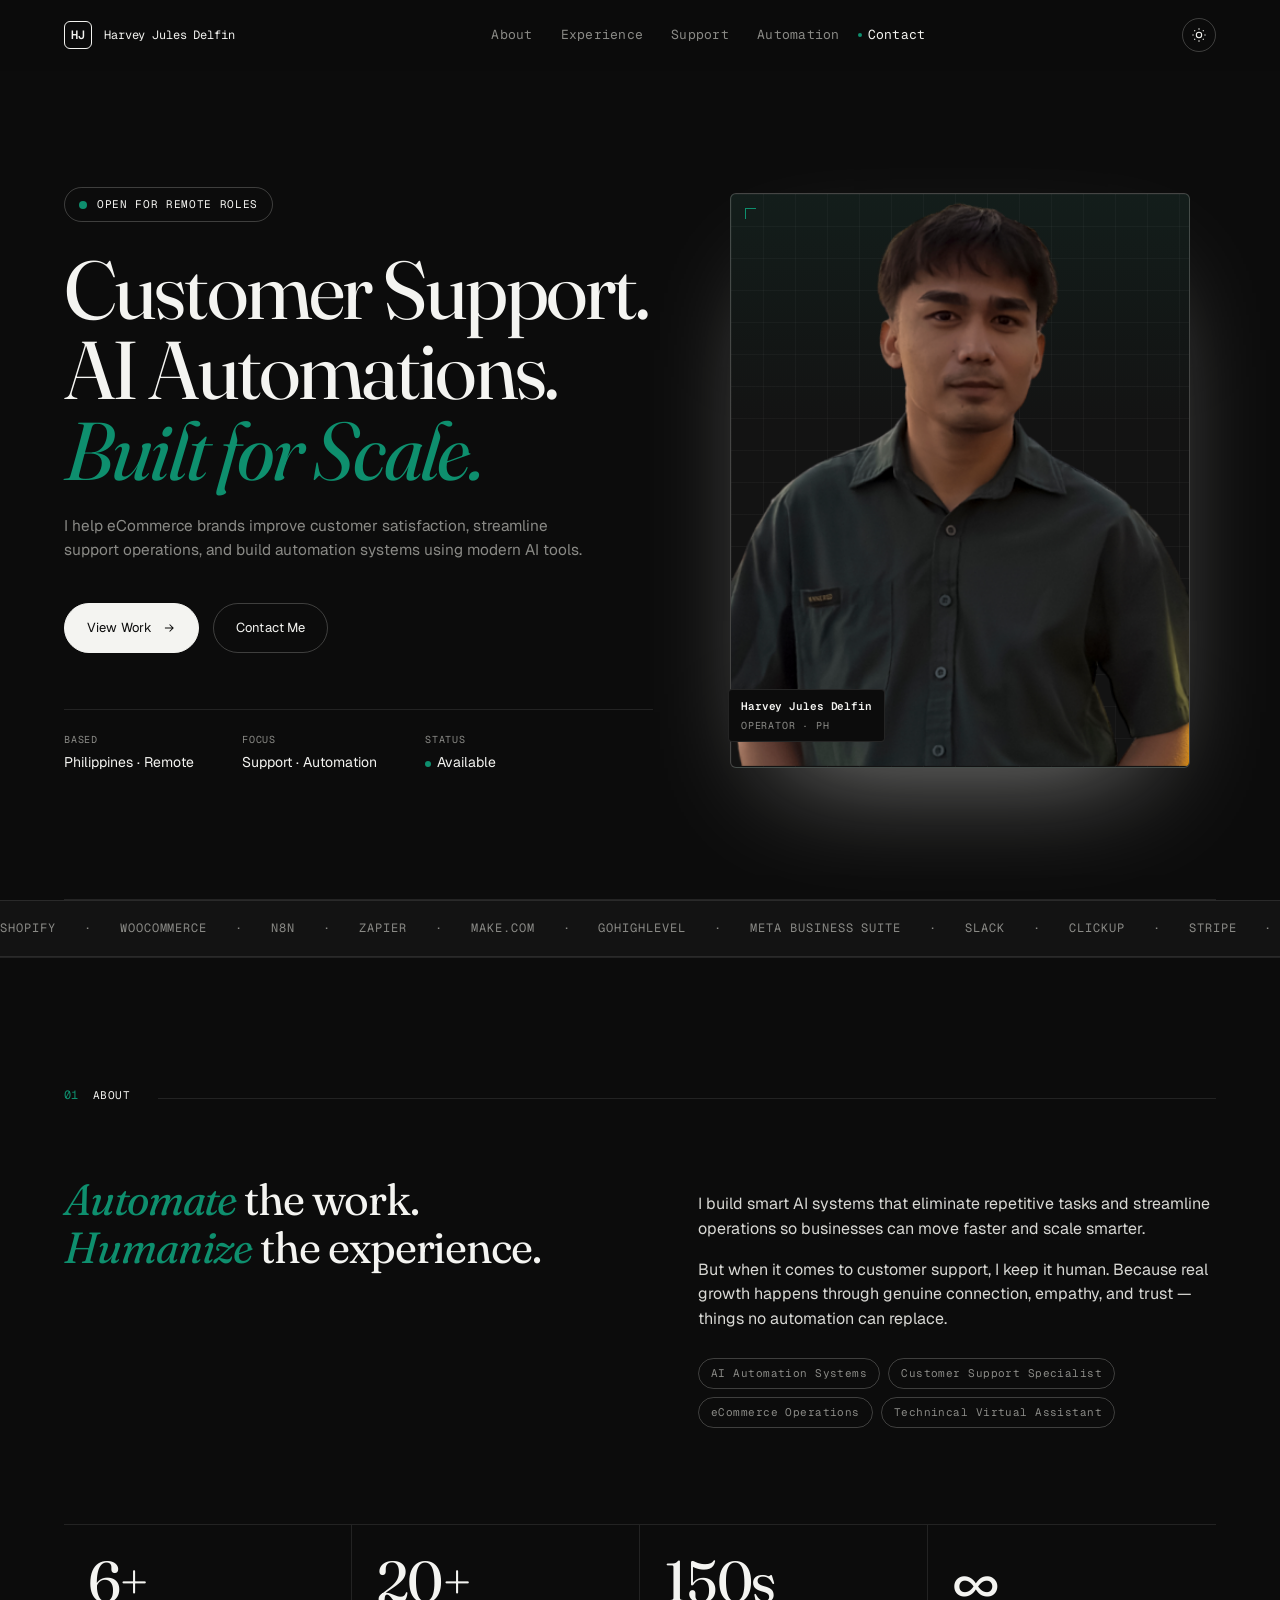
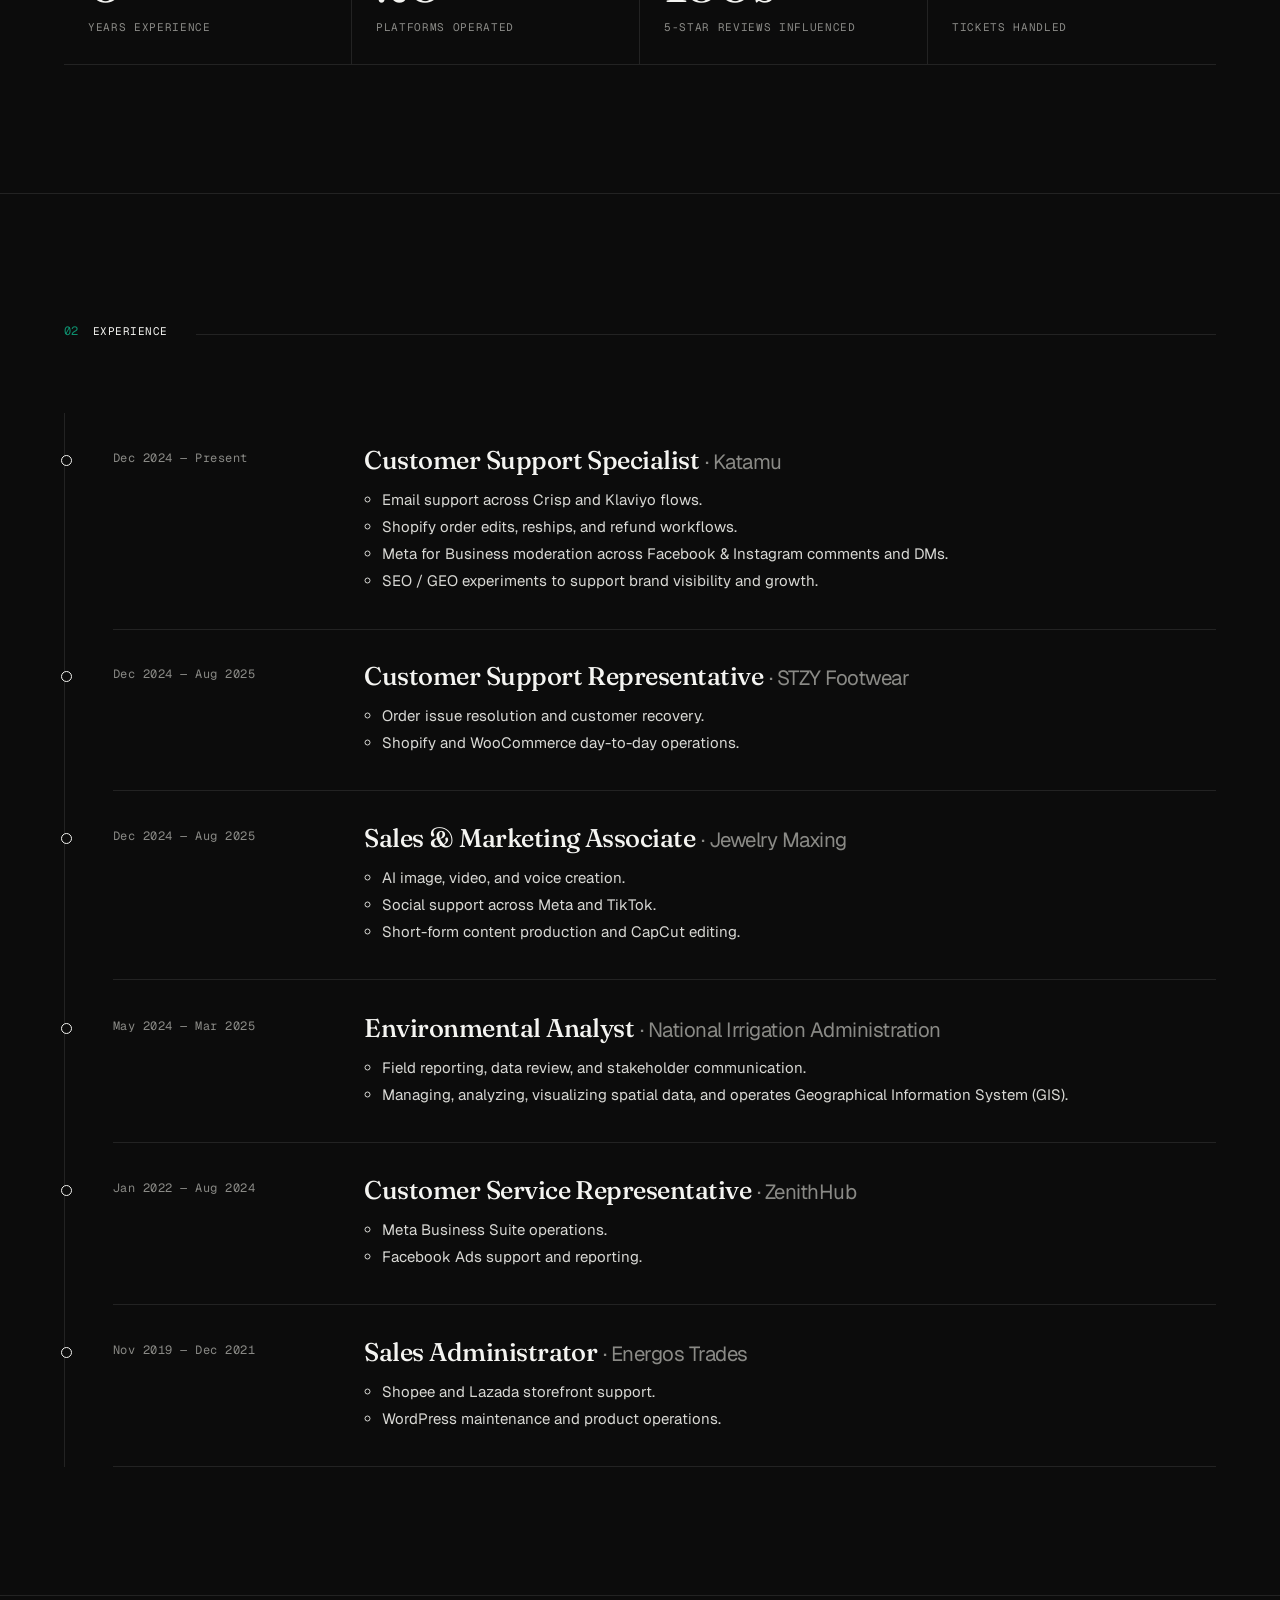
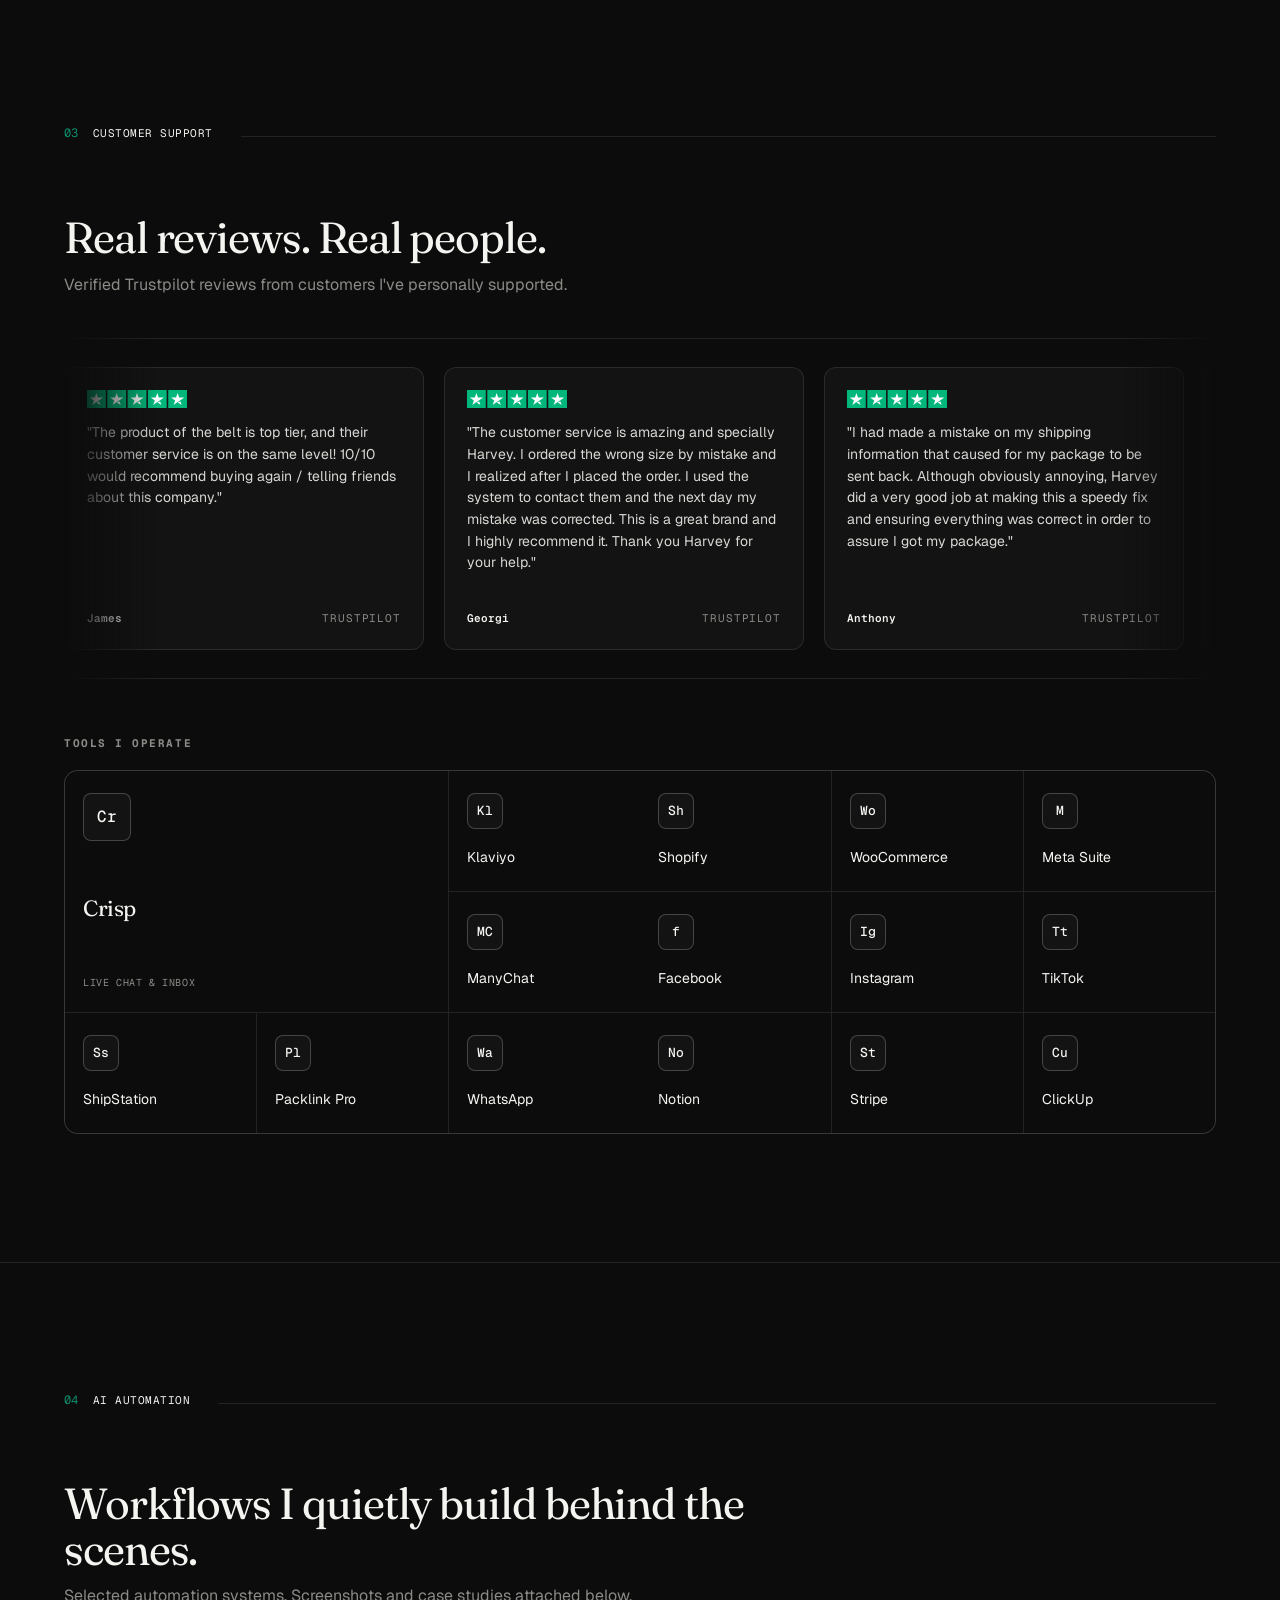
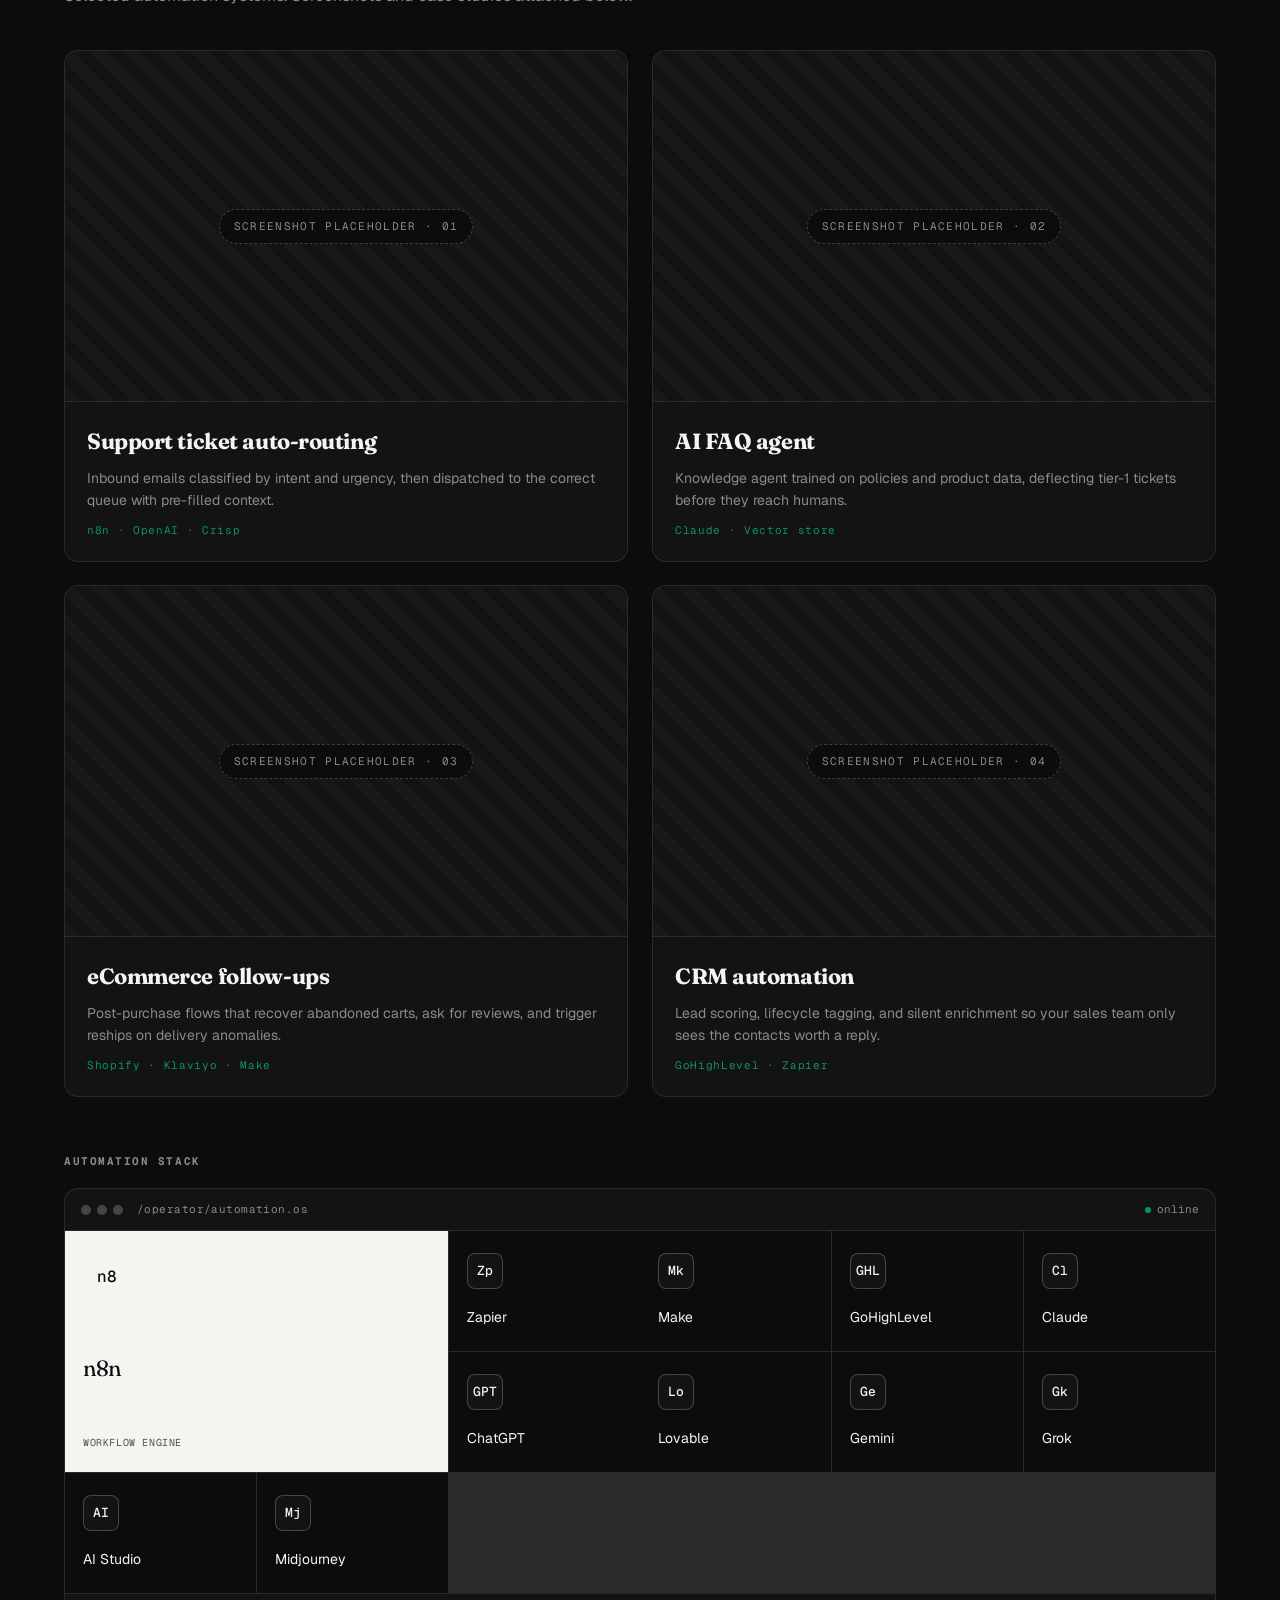
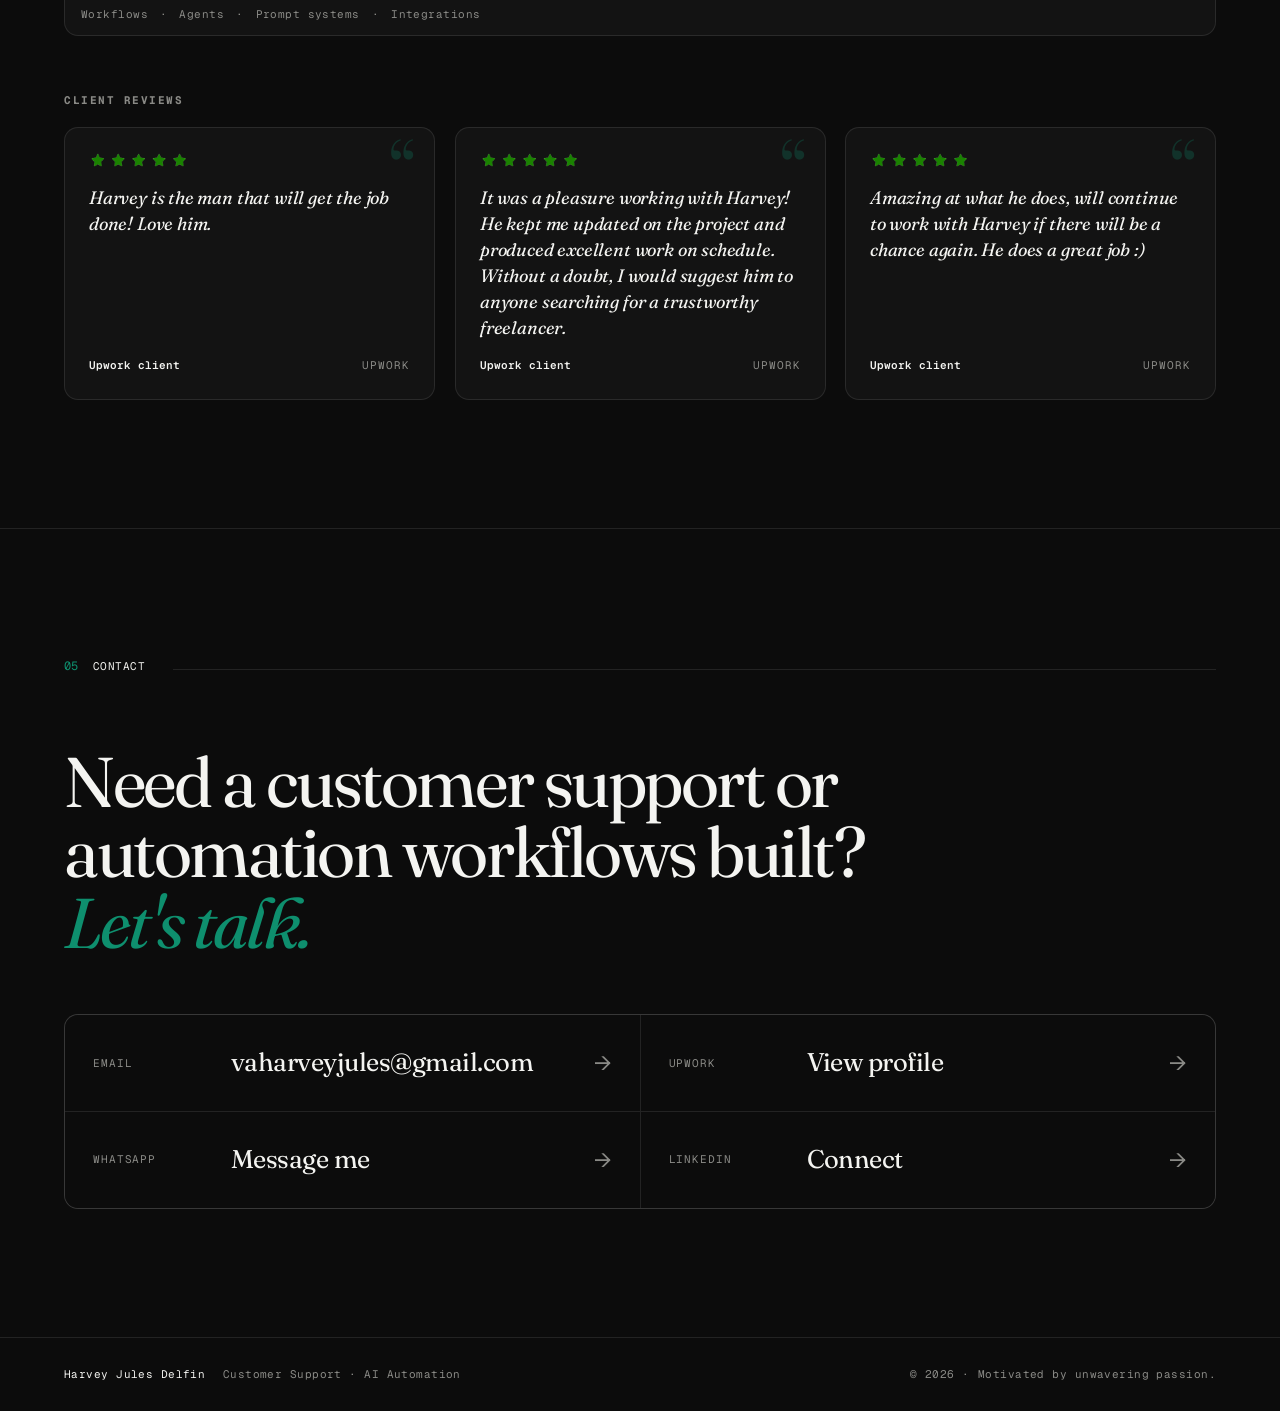
<file: index.html>
<!doctype html>
<html lang="en" data-theme="dark">
<head>
  <meta charset="utf-8" />
  <meta name="viewport" content="width=device-width,initial-scale=1,viewport-fit=cover" />
  <meta name="theme-color" content="#111111" />
  <title>Harvey Jules Delfin — Customer Support & AI Automation Specialist</title>
  <meta name="description" content="Harvey Jules Delfin — Customer Support Specialist and AI Automations for eCommerce brands. Shopify, WooCommerce, n8n, Zapier, Make, GoHighLevel." />
  <meta name="author" content="Harvey Jules Delfin" />
  <meta property="og:title" content="Harvey Jules Delfin — Support & Automation" />
  <meta property="og:description" content="Customer Support Specialist. AI Automations. Built for Scale." />
  <meta property="og:type" content="website" />
  <meta name="twitter:card" content="summary" />
  <link rel="preconnect" href="https://fonts.googleapis.com" />
  <link rel="preconnect" href="https://fonts.gstatic.com" crossorigin />
  <!-- Geist + Fraunces as Satoshi/Cabinet Grotesk alternatives -->
  <link href="https://fonts.googleapis.com/css2?family=Geist:wght@300;400;500;600;700&family=Geist+Mono:wght@400;500&family=Fraunces:opsz,wght@9..144,300;9..144,400;9..144,500;9..144,600&display=swap" rel="stylesheet" />
  <link rel="stylesheet" href="style.css" />
</head>
<body>

  <!-- Loading intro -->
  <div class="intro" id="intro" aria-hidden="true">
    <div class="intro__inner">
      <span class="intro__tag">Portfolio /</span>
      <span class="intro__name" data-text="Harvey Jules Delfin">Harvey Jules Delfin</span>
      <span class="intro__line"></span>
    </div>
  </div>

  <!-- Grain overlay -->
  <div class="grain" aria-hidden="true"></div>

  <!-- Sticky nav -->
  <header class="nav" id="nav">
    <a href="#home" class="nav__brand" aria-label="Home">
      <span class="nav__brand-mark">HJ</span>
      <span class="nav__brand-name">Harvey Jules Delfin</span>
    </a>
    <nav class="nav__links" aria-label="Primary">
      <a href="#about" data-link>About</a>
      <a href="#experience" data-link>Experience</a>
      <a href="#stack" data-link>Support</a>
      <a href="#automations" data-link>Automation</a>
      <a href="#contact" data-link>Contact</a>
    </nav>
    <div class="nav__right">
      <button class="theme-toggle" id="themeToggle" aria-label="Toggle theme" type="button">
        <svg viewBox="0 0 24 24" width="16" height="16" fill="none" stroke="currentColor" stroke-width="1.6"><circle cx="12" cy="12" r="4"/><path d="M12 2v2M12 20v2M2 12h2M20 12h2M4.9 4.9l1.4 1.4M17.7 17.7l1.4 1.4M4.9 19.1l1.4-1.4M17.7 6.3l1.4-1.4"/></svg>
      </button>
      <button class="nav__menu" id="menuBtn" aria-label="Open menu" aria-expanded="false" type="button">
        <span></span><span></span>
      </button>
    </div>
  </header>

  <!-- Mobile panel -->
  <aside class="mobile-panel" id="mobilePanel" aria-hidden="true">
    <nav>
      <a href="#about" data-link>About</a>
      <a href="#experience" data-link>Experience</a>
      <a href="#stack" data-link>Support</a>
      <a href="#automations" data-link>Automation</a>
      <a href="#contact" data-link>Contact</a>
    </nav>
    <div class="mobile-panel__foot">
      <span>Open for Remote Roles</span>
      <span>PH · UTC+8</span>
    </div>
  </aside>

  <main>

    <!-- HERO -->
    <section class="hero" id="home">
      <div class="hero__left">
        <div class="badge reveal">
          <span class="badge__dot"></span>
          <span>Open for Remote Roles</span>
        </div>
        <h1 class="hero__title reveal">
          Customer Support.<br/>
          AI Automations.<br/>
          <em>Built for Scale.</em>
        </h1>
        <p class="hero__sub reveal">
          I help eCommerce brands improve customer satisfaction, streamline support operations, and build automation systems using modern AI tools.
        </p>
        <div class="hero__ctas reveal">
          <a href="#experience" class="btn btn--primary magnetic"><span>View Work</span><svg viewBox="0 0 24 24" width="14" height="14" fill="none" stroke="currentColor" stroke-width="1.8"><path d="M5 12h14M13 6l6 6-6 6"/></svg></a>
          <a href="#contact" class="btn btn--ghost magnetic"><span>Contact Me</span></a>
        </div>
        <dl class="hero__meta reveal">
          <div><dt>Based</dt><dd>Philippines · Remote</dd></div>
          <div><dt>Focus</dt><dd>Support · Automation</dd></div>
          <div><dt>Status</dt><dd><span class="pulse"></span>Available</dd></div>
        </dl>
      </div>

      <div class="hero__right">
        <div class="portrait">
          <div class="portrait__frame">
            <img src="main.png" alt="Portrait of Harvey Jules Delfin" loading="eager" />
          </div>
          <div class="portrait__caption">
            <span class="portrait__name">Harvey Jules Delfin</span>
            <span class="portrait__role">Operator · PH</span>
          </div>
        </div>
      </div>
    </section>

    <!-- Marquee -->
    <div class="marquee" aria-hidden="true">
      <div class="marquee__track">
        <span>Shopify</span><span>·</span><span>WooCommerce</span><span>·</span><span>n8n</span><span>·</span><span>Zapier</span><span>·</span><span>Make.com</span><span>·</span><span>GoHighLevel</span><span>·</span><span>Meta Business Suite</span><span>·</span><span>Slack</span><span>·</span><span>ClickUp</span><span>·</span><span>Stripe</span><span>·</span>
        <span>Shopify</span><span>·</span><span>WooCommerce</span><span>·</span><span>n8n</span><span>·</span><span>Zapier</span><span>·</span><span>Make.com</span><span>·</span><span>GoHighLevel</span><span>·</span><span>Meta Business Suite</span><span>·</span><span>Slack</span><span>·</span><span>ClickUp</span><span>·</span><span>Stripe</span><span>·</span>
      </div>
    </div>

    <!-- ABOUT -->
    <section class="section" id="about">
      <header class="section__head">
        <span class="section__num">01</span>
        <span class="section__label">About</span>
      </header>

      <div class="about">
        <div class="about__lead reveal">
          <h2><em>Automate</em> the work.<br/><em>Humanize</em> the experience.</h2>
        </div>
        <div class="about__body reveal">
          <p>I build smart AI systems that eliminate repetitive tasks and streamline operations so businesses can move faster and scale smarter.</p>
          <p>But when it comes to customer support, I keep it human. Because real growth happens through genuine connection, empathy, and trust — things no automation can replace.</p>
          <ul class="about__roles">
            <li>AI Automation Systems</li>
            <li>Customer Support Specialist</li>
            <li>eCommerce Operations</li>
            <li>Technincal Virtual Assistant</li>
          </ul>
        </div>
      </div>

      <div class="metrics reveal">
        <div class="metrics__item"><span class="metrics__num">6+</span><span class="metrics__lbl">Years experience</span></div>
        <div class="metrics__item"><span class="metrics__num">20+</span><span class="metrics__lbl">Platforms operated</span></div>
        <div class="metrics__item"><span class="metrics__num">150s</span><span class="metrics__lbl">5-star reviews influenced</span></div>
        <div class="metrics__item"><span class="metrics__num">∞</span><span class="metrics__lbl">Tickets handled</span></div>
      </div>
    </section>

    <!-- EXPERIENCE -->
    <section class="section" id="experience">
      <header class="section__head">
        <span class="section__num">02</span>
        <span class="section__label">Experience</span>
      </header>

      <ol class="timeline">
        <li class="timeline__item reveal">
          <div class="timeline__when">Dec 2024 — Present</div>
          <div class="timeline__body">
            <h3>Customer Support Specialist <span>· Katamu</span></h3>
            <ul>
              <li>Email support across Crisp and Klaviyo flows.</li>
              <li>Shopify order edits, reships, and refund workflows.</li>
              <li>Meta for Business moderation across Facebook & Instagram comments and DMs.</li>
              <li>SEO / GEO experiments to support brand visibility and growth.</li>
            </ul>
          </div>
        </li>
        <li class="timeline__item reveal">
          <div class="timeline__when">Dec 2024 — Aug 2025</div>
          <div class="timeline__body">
            <h3>Customer Support Representative <span>· STZY Footwear</span></h3>
            <ul>
              <li>Order issue resolution and customer recovery.</li>
              <li>Shopify and WooCommerce day-to-day operations.</li>
            </ul>
          </div>
        </li>
        <li class="timeline__item reveal">
          <div class="timeline__when">Dec 2024 — Aug 2025</div>
          <div class="timeline__body">
            <h3>Sales & Marketing Associate <span>· Jewelry Maxing</span></h3>
            <ul>
              <li>AI image, video, and voice creation.</li>
              <li>Social support across Meta and TikTok.</li>
              <li>Short-form content production and CapCut editing.</li>
            </ul>
          </div>
        </li>
        <li class="timeline__item reveal">
          <div class="timeline__when">May 2024 — Mar 2025</div>
          <div class="timeline__body">
            <h3>Environmental Analyst <span>· National Irrigation Administration</span></h3>
            <ul>
              <li>Field reporting, data review, and stakeholder communication.</li>
              <li>Managing, analyzing, visualizing spatial data, and operates Geographical Information System (GIS).</li>
            </ul>
          </div>
        </li>
        <li class="timeline__item reveal">
          <div class="timeline__when">Jan 2022 — Aug 2024</div>
          <div class="timeline__body">
            <h3>Customer Service Representative <span>· ZenithHub</span></h3>
            <ul>
              <li>Meta Business Suite operations.</li>
              <li>Facebook Ads support and reporting.</li>
            </ul>
          </div>
        </li>
        <li class="timeline__item reveal">
          <div class="timeline__when">Nov 2019 — Dec 2021</div>
          <div class="timeline__body">
            <h3>Sales Administrator <span>· Energos Trades</span></h3>
            <ul>
              <li>Shopee and Lazada storefront support.</li>
              <li>WordPress maintenance and product operations.</li>
            </ul>
          </div>
        </li>
      </ol>
    </section>

    <!-- CUSTOMER SUPPORT WORK -->
    <section class="section" id="stack">
      <header class="section__head">
        <span class="section__num">03</span>
        <span class="section__label">Customer Support</span>
      </header>

      <div class="stack__intro reveal">
        <h2>Real reviews. Real people.</h2>
        <p>Verified Trustpilot reviews from customers I've personally supported.</p>
      </div>

      <div class="reviews" data-marquee>
        <div class="reviews__track">
          <!-- Review template — duplicate for marquee loop -->
          <article class="review">
            <img class="review__stars" src="stars-5.svg" alt="5 out of 5 stars" />
            <p class="review__body">"The product of the belt is top tier, and their customer service is on the same level! 10/10 would recommend buying again / telling friends about this company."</p>
            <footer class="review__foot"><span class="review__name">James</span><span class="review__src">Trustpilot</span></footer>
          </article>
          <article class="review">
            <img class="review__stars" src="stars-5.svg" alt="5 out of 5 stars" />
            <p class="review__body">"The customer service is amazing and specially Harvey. I ordered the wrong size by mistake and I realized after I placed the order. I used the system to contact them and the next day my mistake was corrected. This is a great brand and I highly recommend it. Thank you Harvey for your help."</p>
            <footer class="review__foot"><span class="review__name">Georgi</span><span class="review__src">Trustpilot</span></footer>
          </article>
          <article class="review">
            <img class="review__stars" src="stars-5.svg" alt="5 out of 5 stars" />
            <p class="review__body">"I had made a mistake on my shipping information that caused for my package to be sent back. Although obviously annoying, Harvey did a very good job at making this a speedy fix and ensuring everything was correct in order to assure I got my package."</p>
            <footer class="review__foot"><span class="review__name">Anthony</span><span class="review__src">Trustpilot</span></footer>
          </article>
          <article class="review">
            <img class="review__stars" src="stars-5.svg" alt="5 out of 5 stars" />
            <p class="review__body">"The customer service was absolutely excellent, truly going above and beyond. It made the whole process so simple and stress-free. And the product itself? Simply great, exceeding all my expectations. I'm incredibly happy with my purchase."</p>
            <footer class="review__foot"><span class="review__name">Lu</span><span class="review__src">Trustpilot</span></footer>
          </article>
          <article class="review">
            <img class="review__stars" src="stars-5.svg" alt="5 out of 5 stars" />
            <p class="review__body">"I'm very happy with both the product and the customer service. The exchange process was smooth and hassle-free. Customer service was responsive, helpful, and guided me through the entire process. Overall, a great experience."</p>
            <footer class="review__foot"><span class="review__name">Jorge</span><span class="review__src">Trustpilot</span></footer>
          </article>
          <article class="review">
            <img class="review__stars" src="stars-5.svg" alt="5 out of 5 stars" />
            <p class="review__body">"It's rare to come across customer service like this nowadays. Their customer service was professional, kind, and clearly cared about making sure I had a good experience. This company truly has great customer service, and people like them make a huge difference. I wouldn't hesitate to shop with them again and highly recommend them to anyone!"</p>
            <footer class="review__foot"><span class="review__name">Juan</span><span class="review__src">Trustpilot</span></footer>
          </article>
          <article class="review">
            <img class="review__stars" src="stars-5.svg" alt="5 out of 5 stars" />
            <p class="review__body">"Phenomenal customer service, very patient and understanding and quick responses! Absolutely recommend for anyone."</p>
            <footer class="review__foot"><span class="review__name">Tre</span><span class="review__src">Trustpilot</span></footer>
          </article>
          <article class="review">
            <img class="review__stars" src="stars-5.svg" alt="5 out of 5 stars" />
            <p class="review__body">"Amazing customer service and a genuine care for customers."</p>
            <footer class="review__foot"><span class="review__name">Austin</span><span class="review__src">Trustpilot</span></footer>
          </article>
        </div>
      </div>

      <h3 class="stack__group reveal">Tools I operate</h3>
      <div class="bento bento--support">
        <a class="tile tile--lg reveal" data-name="Crisp"><span class="tile__logo">Cr</span><span class="tile__name">Crisp</span><span class="tile__role">Live chat & inbox</span></a>
        <a class="tile reveal" data-name="Klaviyo"><span class="tile__logo">Kl</span><span class="tile__name">Klaviyo</span></a>
        <a class="tile reveal" data-name="Shopify"><span class="tile__logo">Sh</span><span class="tile__name">Shopify</span></a>
        <a class="tile reveal" data-name="WooCommerce"><span class="tile__logo">Wo</span><span class="tile__name">WooCommerce</span></a>
        <a class="tile reveal" data-name="Meta Business Suite"><span class="tile__logo">M</span><span class="tile__name">Meta Suite</span></a>
        <a class="tile reveal" data-name="ManyChat"><span class="tile__logo">MC</span><span class="tile__name">ManyChat</span></a>
        <a class="tile reveal" data-name="Facebook"><span class="tile__logo">f</span><span class="tile__name">Facebook</span></a>
        <a class="tile reveal" data-name="Instagram"><span class="tile__logo">Ig</span><span class="tile__name">Instagram</span></a>
        <a class="tile reveal" data-name="TikTok"><span class="tile__logo">Tt</span><span class="tile__name">TikTok</span></a>
        <a class="tile reveal" data-name="ShipStation"><span class="tile__logo">Ss</span><span class="tile__name">ShipStation</span></a>
        <a class="tile reveal" data-name="Packlink Pro"><span class="tile__logo">Pl</span><span class="tile__name">Packlink Pro</span></a>
        <a class="tile reveal" data-name="WhatsApp"><span class="tile__logo">Wa</span><span class="tile__name">WhatsApp</span></a>
        <a class="tile reveal" data-name="Notion"><span class="tile__logo">No</span><span class="tile__name">Notion</span></a>
        <a class="tile reveal" data-name="Stripe"><span class="tile__logo">St</span><span class="tile__name">Stripe</span></a>
        <a class="tile reveal" data-name="ClickUp"><span class="tile__logo">Cu</span><span class="tile__name">ClickUp</span></a>
      </div>
    </section>

    <!-- AI AUTOMATION WORK -->
    <section class="section" id="automations">
      <header class="section__head">
        <span class="section__num">04</span>
        <span class="section__label">AI Automation</span>
      </header>

      <div class="stack__intro reveal">
        <h2>Workflows I quietly build behind the scenes.</h2>
        <p>Selected automation systems. Screenshots and case studies attached below.</p>
      </div>

      <!-- Workflow screenshot placeholders — drop images into /public/workflows/ later -->
      <div class="workflows">
        <figure class="workflow reveal">
          <div class="workflow__shot" data-placeholder="Workflow screenshot 01">
            <!-- <img src="workflows/workflow-01.png" alt="Support ticket auto-routing workflow" /> -->
            <span class="workflow__hint">Screenshot placeholder · 01</span>
          </div>
          <figcaption>
            <h3>Support ticket auto-routing</h3>
            <p>Inbound emails classified by intent and urgency, then dispatched to the correct queue with pre-filled context.</p>
            <span class="workflow__tag">n8n · OpenAI · Crisp</span>
          </figcaption>
        </figure>

        <figure class="workflow reveal">
          <div class="workflow__shot" data-placeholder="Workflow screenshot 02">
            <span class="workflow__hint">Screenshot placeholder · 02</span>
          </div>
          <figcaption>
            <h3>AI FAQ agent</h3>
            <p>Knowledge agent trained on policies and product data, deflecting tier-1 tickets before they reach humans.</p>
            <span class="workflow__tag">Claude · Vector store</span>
          </figcaption>
        </figure>

        <figure class="workflow reveal">
          <div class="workflow__shot" data-placeholder="Workflow screenshot 03">
            <span class="workflow__hint">Screenshot placeholder · 03</span>
          </div>
          <figcaption>
            <h3>eCommerce follow-ups</h3>
            <p>Post-purchase flows that recover abandoned carts, ask for reviews, and trigger reships on delivery anomalies.</p>
            <span class="workflow__tag">Shopify · Klaviyo · Make</span>
          </figcaption>
        </figure>

        <figure class="workflow reveal">
          <div class="workflow__shot" data-placeholder="Workflow screenshot 04">
            <span class="workflow__hint">Screenshot placeholder · 04</span>
          </div>
          <figcaption>
            <h3>CRM automation</h3>
            <p>Lead scoring, lifecycle tagging, and silent enrichment so your sales team only sees the contacts worth a reply.</p>
            <span class="workflow__tag">GoHighLevel · Zapier</span>
          </figcaption>
        </figure>
      </div>

      <h3 class="stack__group reveal">Automation stack</h3>
      <div class="dashboard">
        <div class="dashboard__head">
          <div class="dashboard__dots"><span></span><span></span><span></span></div>
          <span class="dashboard__title">/operator/automation.os</span>
          <span class="dashboard__status"><span class="pulse"></span>online</span>
        </div>
        <div class="bento bento--auto">
          <a class="tile tile--accent tile--lg reveal" data-name="n8n"><span class="tile__logo">n8</span><span class="tile__name">n8n</span><span class="tile__role">Workflow engine</span></a>
          <a class="tile reveal" data-name="Zapier"><span class="tile__logo">Zp</span><span class="tile__name">Zapier</span></a>
          <a class="tile reveal" data-name="Make.com"><span class="tile__logo">Mk</span><span class="tile__name">Make</span></a>
          <a class="tile reveal" data-name="GoHighLevel"><span class="tile__logo">GHL</span><span class="tile__name">GoHighLevel</span></a>
          <a class="tile reveal" data-name="Claude"><span class="tile__logo">Cl</span><span class="tile__name">Claude</span></a>
          <a class="tile reveal" data-name="ChatGPT"><span class="tile__logo">GPT</span><span class="tile__name">ChatGPT</span></a>
          <a class="tile reveal" data-name="Lovable"><span class="tile__logo">Lo</span><span class="tile__name">Lovable</span></a>
          <a class="tile reveal" data-name="Gemini"><span class="tile__logo">Ge</span><span class="tile__name">Gemini</span></a>
          <a class="tile reveal" data-name="Grok"><span class="tile__logo">Gk</span><span class="tile__name">Grok</span></a>
          <a class="tile reveal" data-name="Google AI Studio"><span class="tile__logo">AI</span><span class="tile__name">AI Studio</span></a>
          <a class="tile reveal" data-name="Midjourney"><span class="tile__logo">Mj</span><span class="tile__name">Midjourney</span></a>
        </div>
        <div class="dashboard__foot">
          <span>Workflows</span><span>·</span><span>Agents</span><span>·</span><span>Prompt systems</span><span>·</span><span>Integrations</span>
        </div>
      </div>

      <!-- CLIENT REVIEWS — Upwork -->
      <h3 class="stack__group reveal">Client reviews</h3>
      <div class="client-reviews">
        <article class="creview reveal">
          <img class="review__stars" src="stars-upwork.png" alt="5 out of 5 stars" />
          <p class="creview__body"><i>Harvey is the man that will get the job done! Love him.</i></p>
          <footer class="review__foot"><span class="review__name">Upwork client</span><span class="review__src">Upwork</span></footer>
        </article>
        <article class="creview reveal">
          <img class="review__stars" src="stars-upwork.png" alt="5 out of 5 stars" />
          <p class="creview__body"><i>It was a pleasure working with Harvey! He kept me updated on the project and produced excellent work on schedule. Without a doubt, I would suggest him to anyone searching for a trustworthy freelancer.</i></p>
          <footer class="review__foot"><span class="review__name">Upwork client</span><span class="review__src">Upwork</span></footer>
        </article>
        <article class="creview reveal">
          <img class="review__stars" src="stars-upwork.png" alt="5 out of 5 stars" />
          <p class="creview__body"><i>Amazing at what he does, will continue to work with Harvey if there will be a chance again. He does a great job :)</i></p>
          <footer class="review__foot"><span class="review__name">Upwork client</span><span class="review__src">Upwork</span></footer>
        </article>
      </div>
    </section>

    <!-- CONTACT -->
    <section class="section section--contact" id="contact">
      <header class="section__head">
        <span class="section__num">05</span>
        <span class="section__label">Contact</span>
      </header>

      <div class="contact reveal">
        <h2 class="contact__title">
          Need a customer support or<br/>
          automation workflows built? <br><em>Let's talk.</em>
        </h2>
        <div class="contact__grid">
          <a class="contact__card magnetic" href="mailto:vaharveyjules@gmail.com">
            <span class="contact__lbl">Email</span>
            <span class="contact__val">vaharveyjules@gmail.com</span>
            <span class="contact__arrow">→</span>
          </a>
          <a class="contact__card magnetic" href="https://www.upwork.com/freelancers/~01aeee0beda957bb62" target="_blank" rel="noopener">
            <span class="contact__lbl">Upwork</span>
            <span class="contact__val">View profile</span>
            <span class="contact__arrow">→</span>
          </a>
          <a class="contact__card magnetic" href="https://wa.me/" target="_blank" rel="noopener">
            <span class="contact__lbl">WhatsApp</span>
            <span class="contact__val">Message me</span>
            <span class="contact__arrow">→</span>
          </a>
          <a class="contact__card magnetic" href="https://www.linkedin.com/" target="_blank" rel="noopener">
            <span class="contact__lbl">LinkedIn</span>
            <span class="contact__val">Connect</span>
            <span class="contact__arrow">→</span>
          </a>
        </div>
      </div>
    </section>

    <footer class="footer">
      <div>
        <span class="footer__name">Harvey Jules Delfin</span>
        <span class="footer__role">Customer Support · AI Automation</span>
      </div>
      <div class="footer__meta">
        <span>© <span id="year"></span></span>
        <span>·</span>
        <span>Motivated by unwavering passion.</span>
      </div>
    </footer>

  </main>

  <script src="script.js" defer></script>
</body>
</html>
</file>
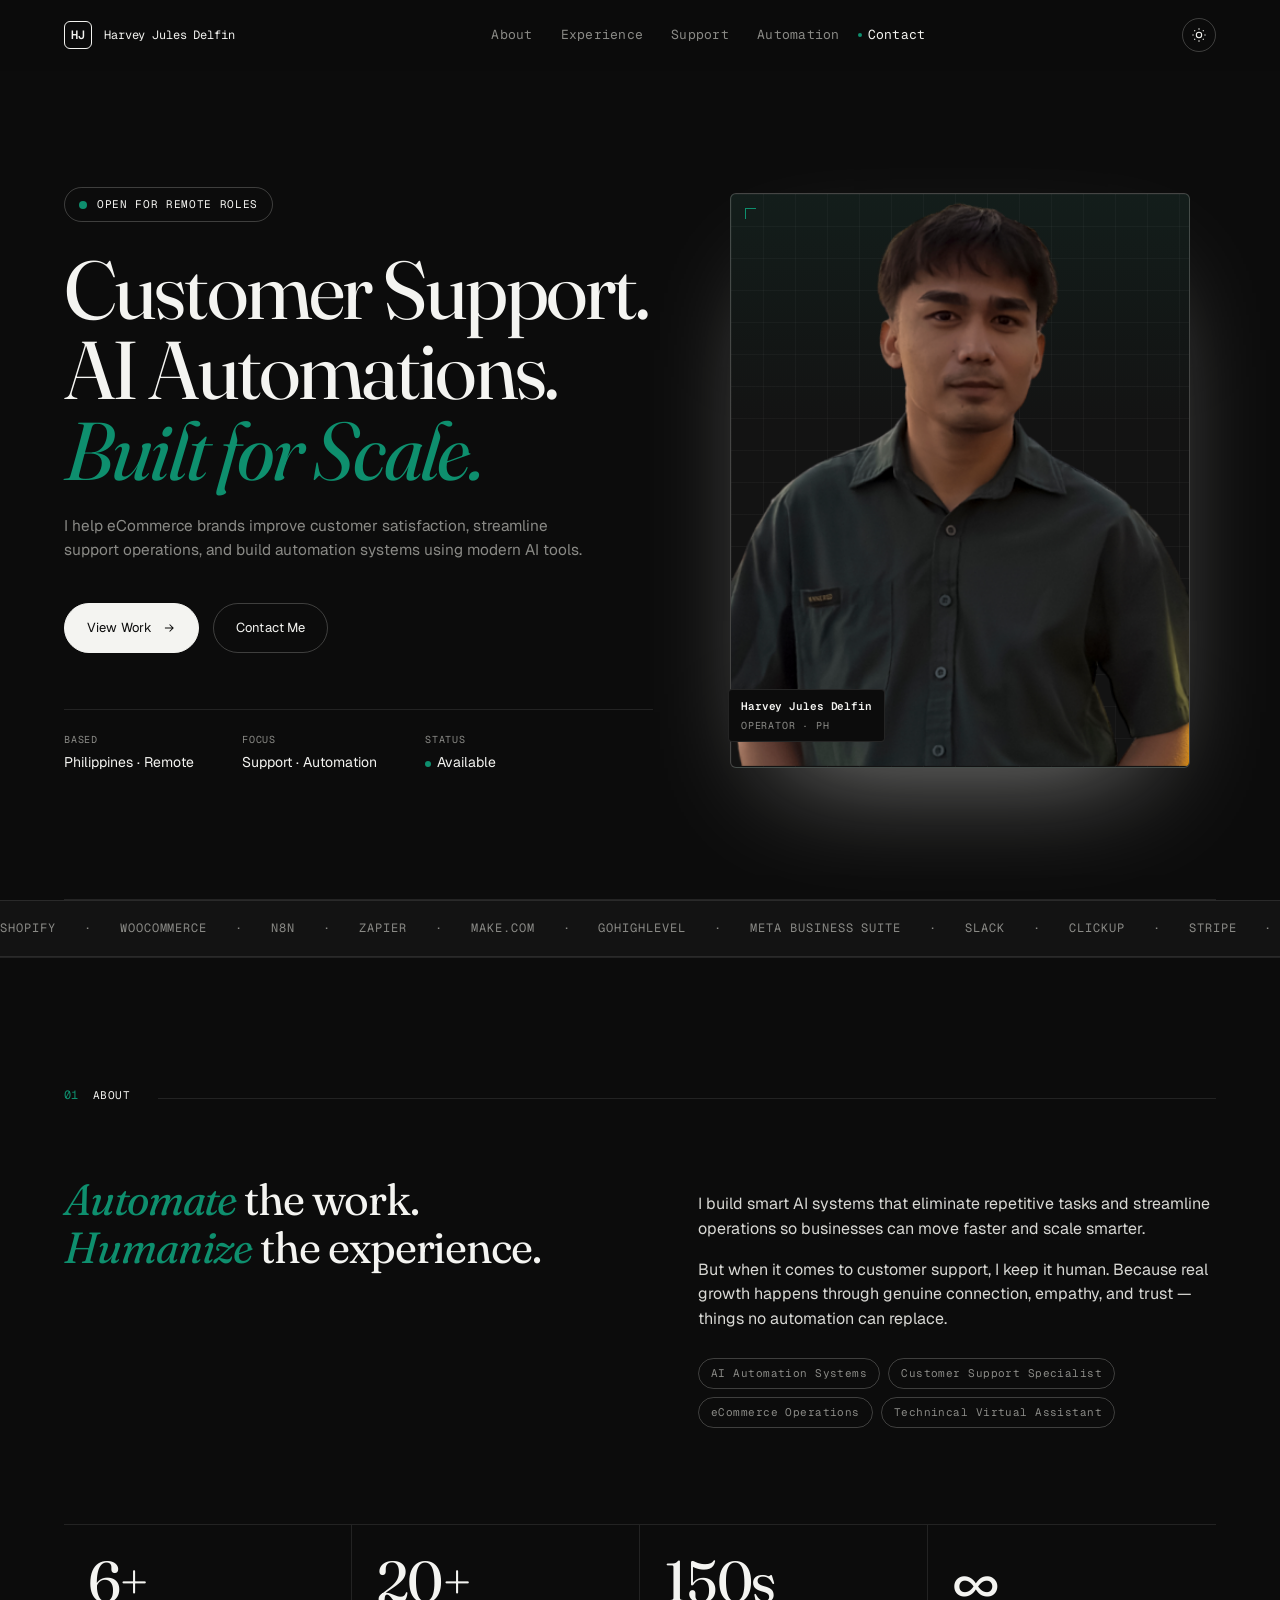
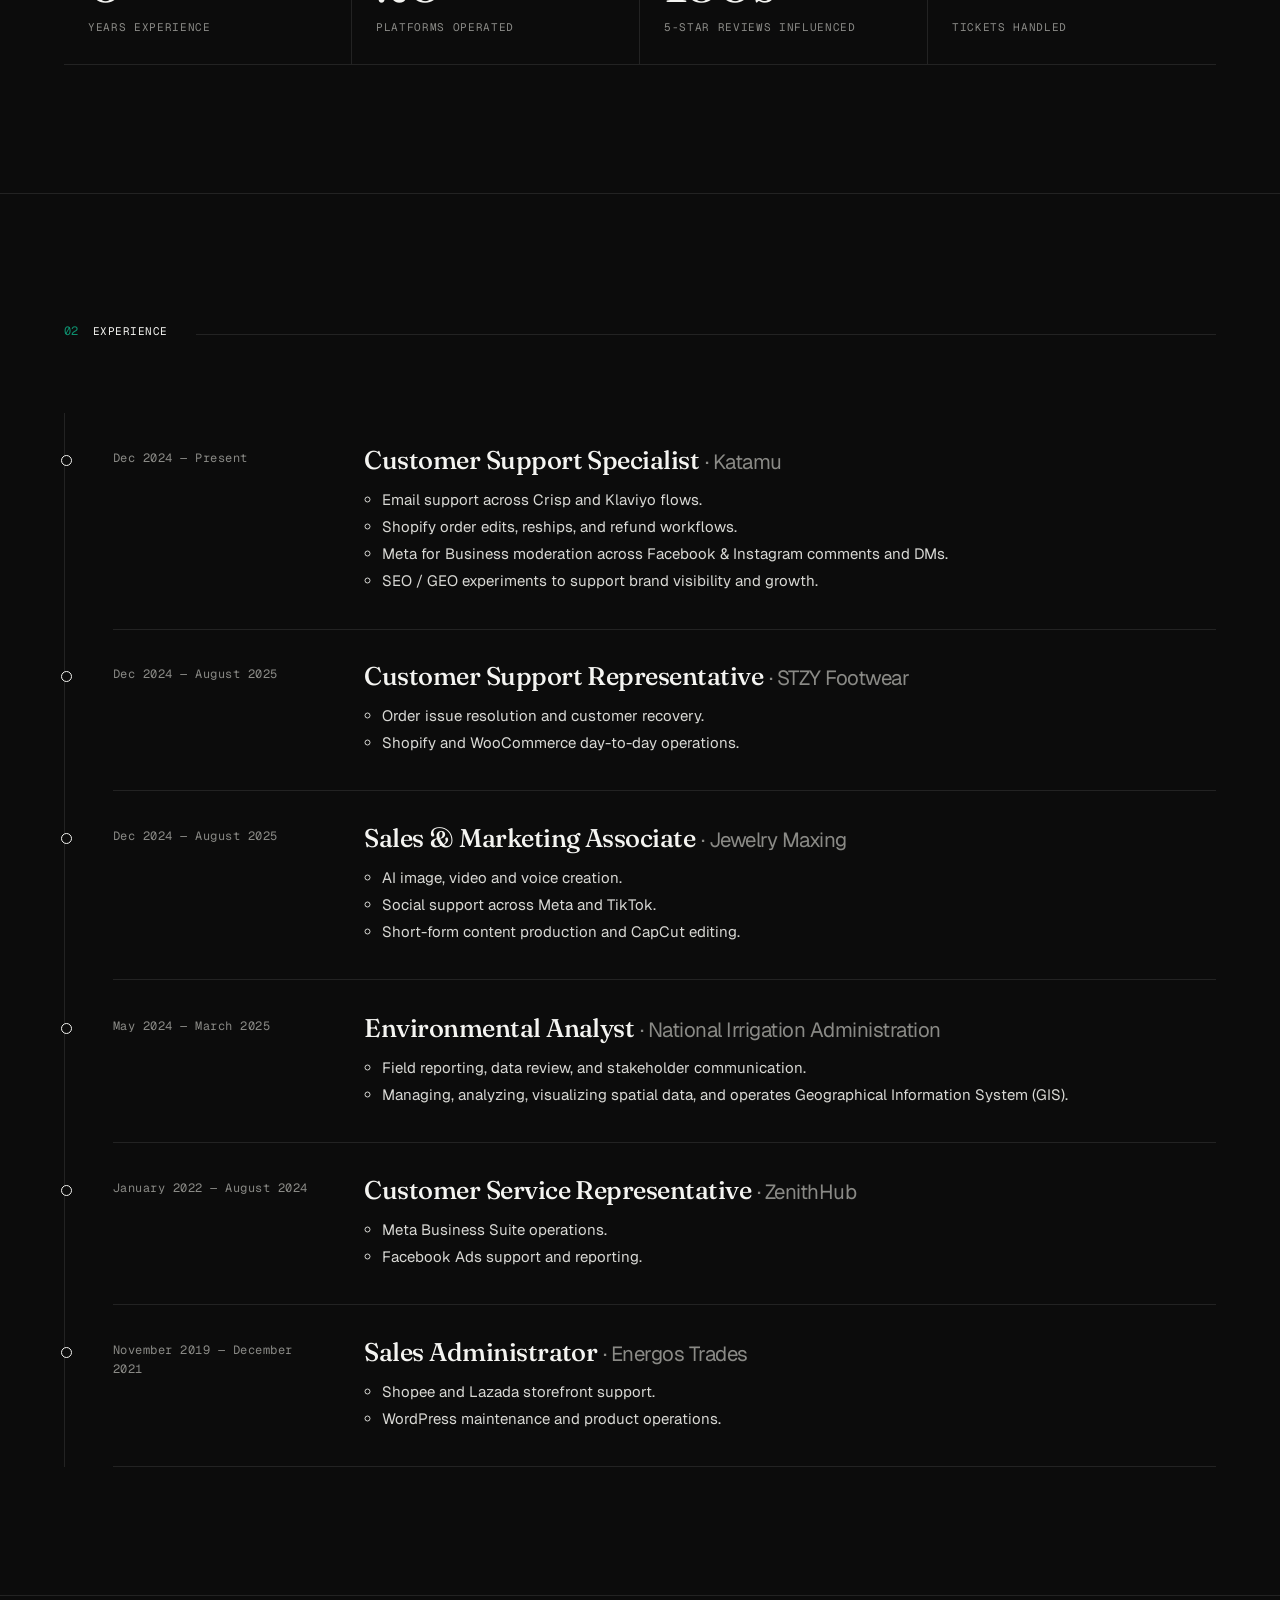
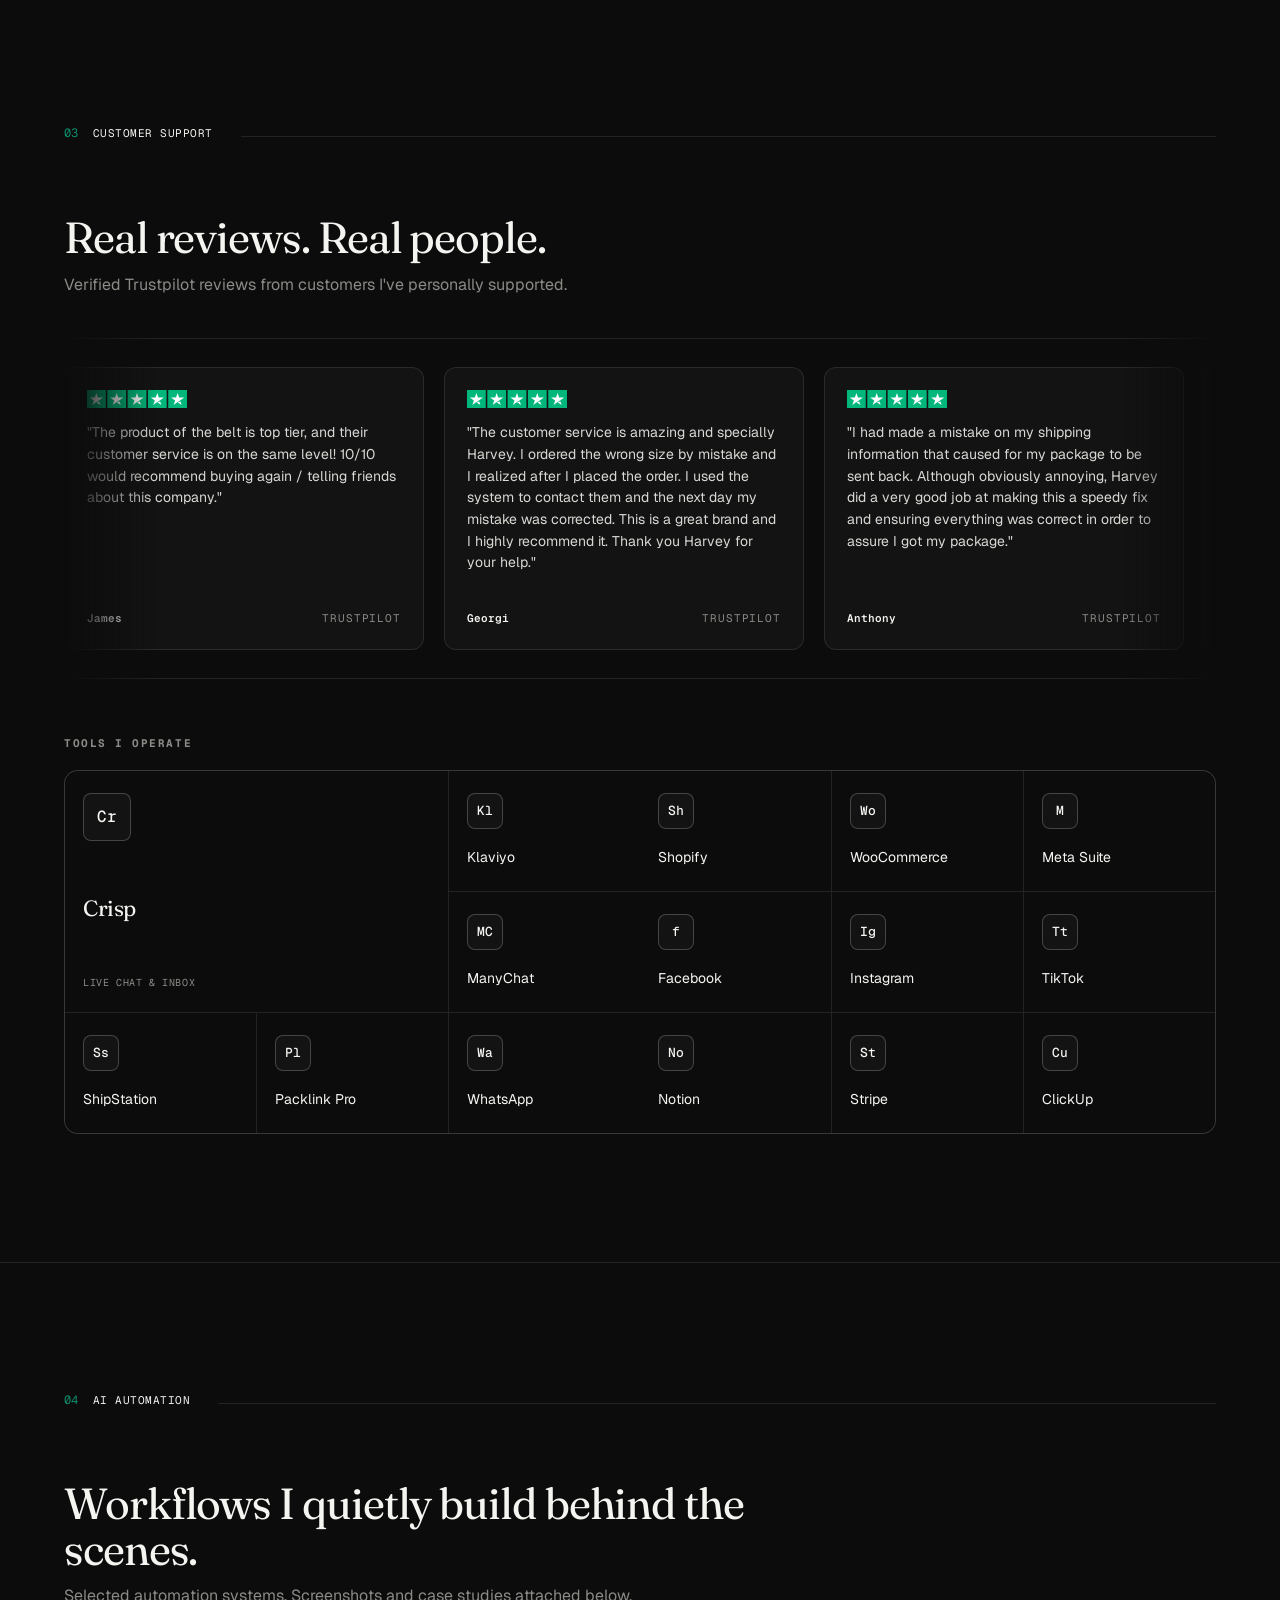
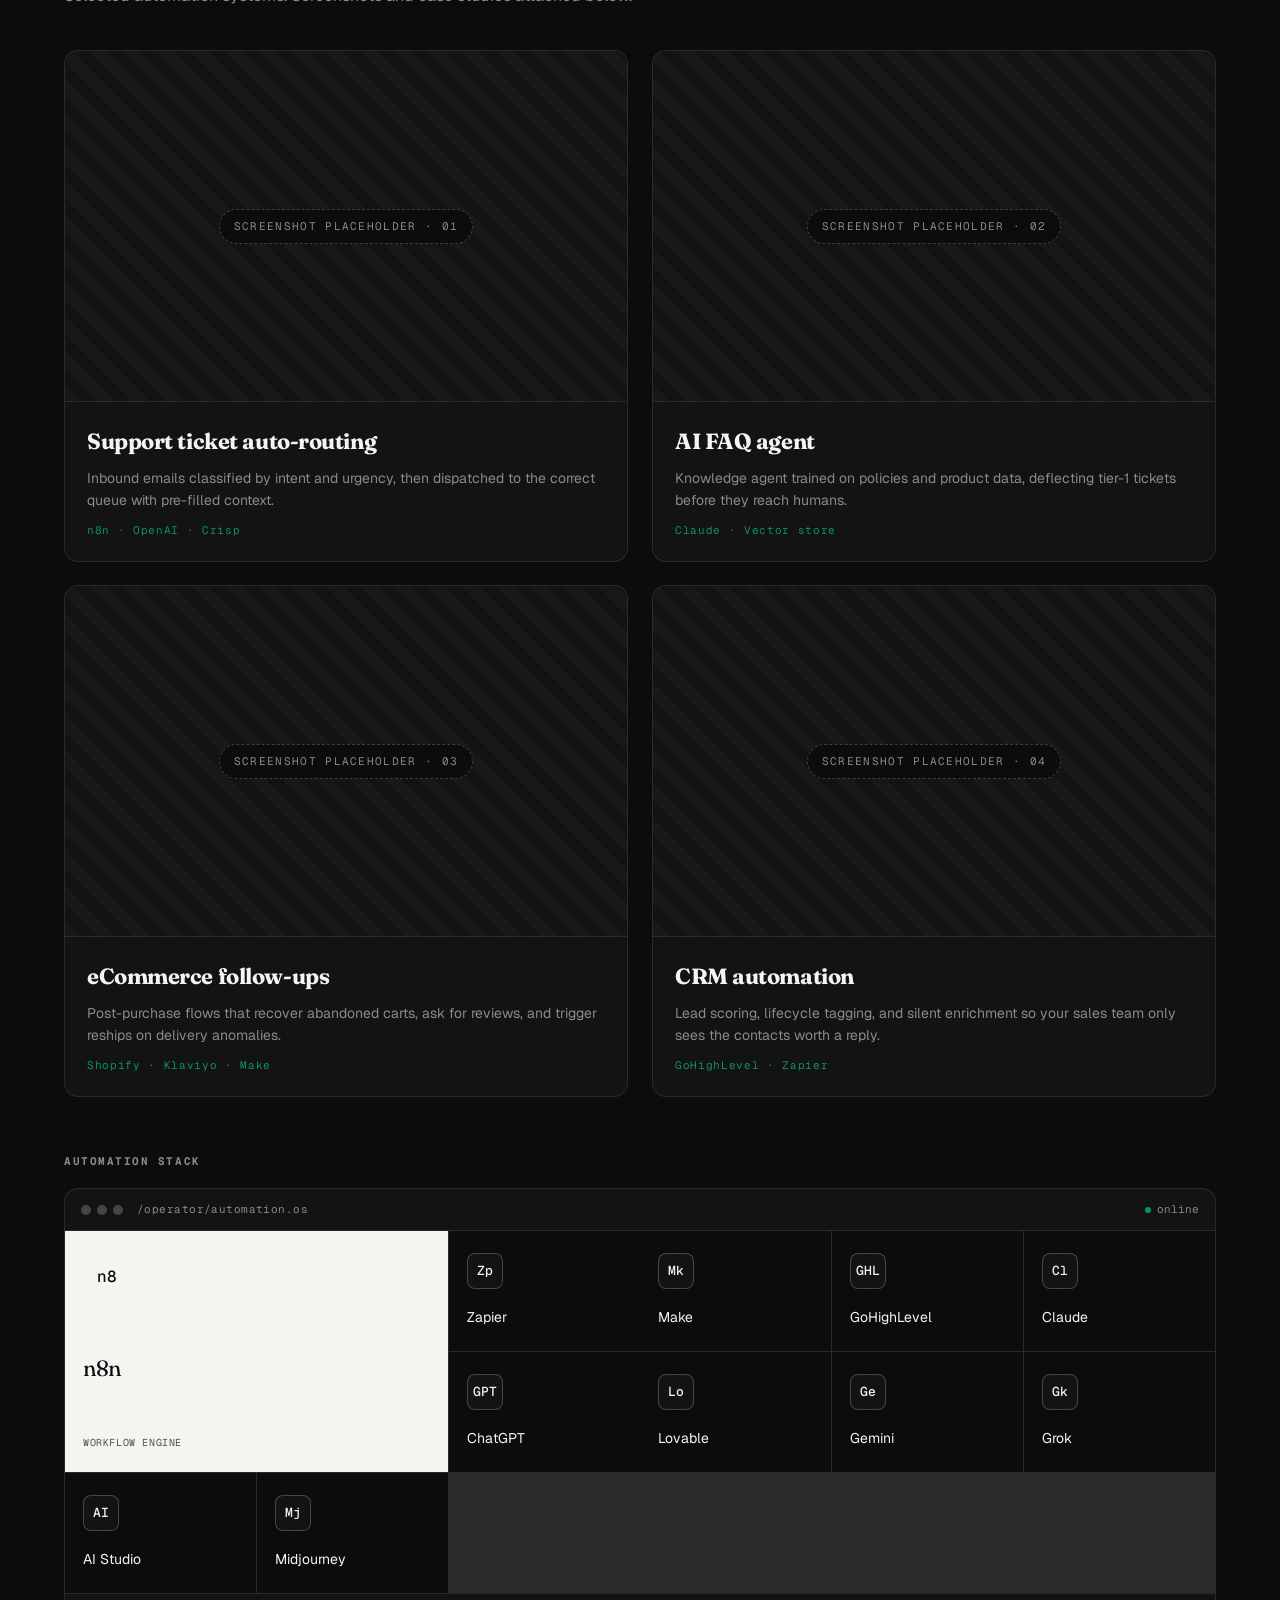
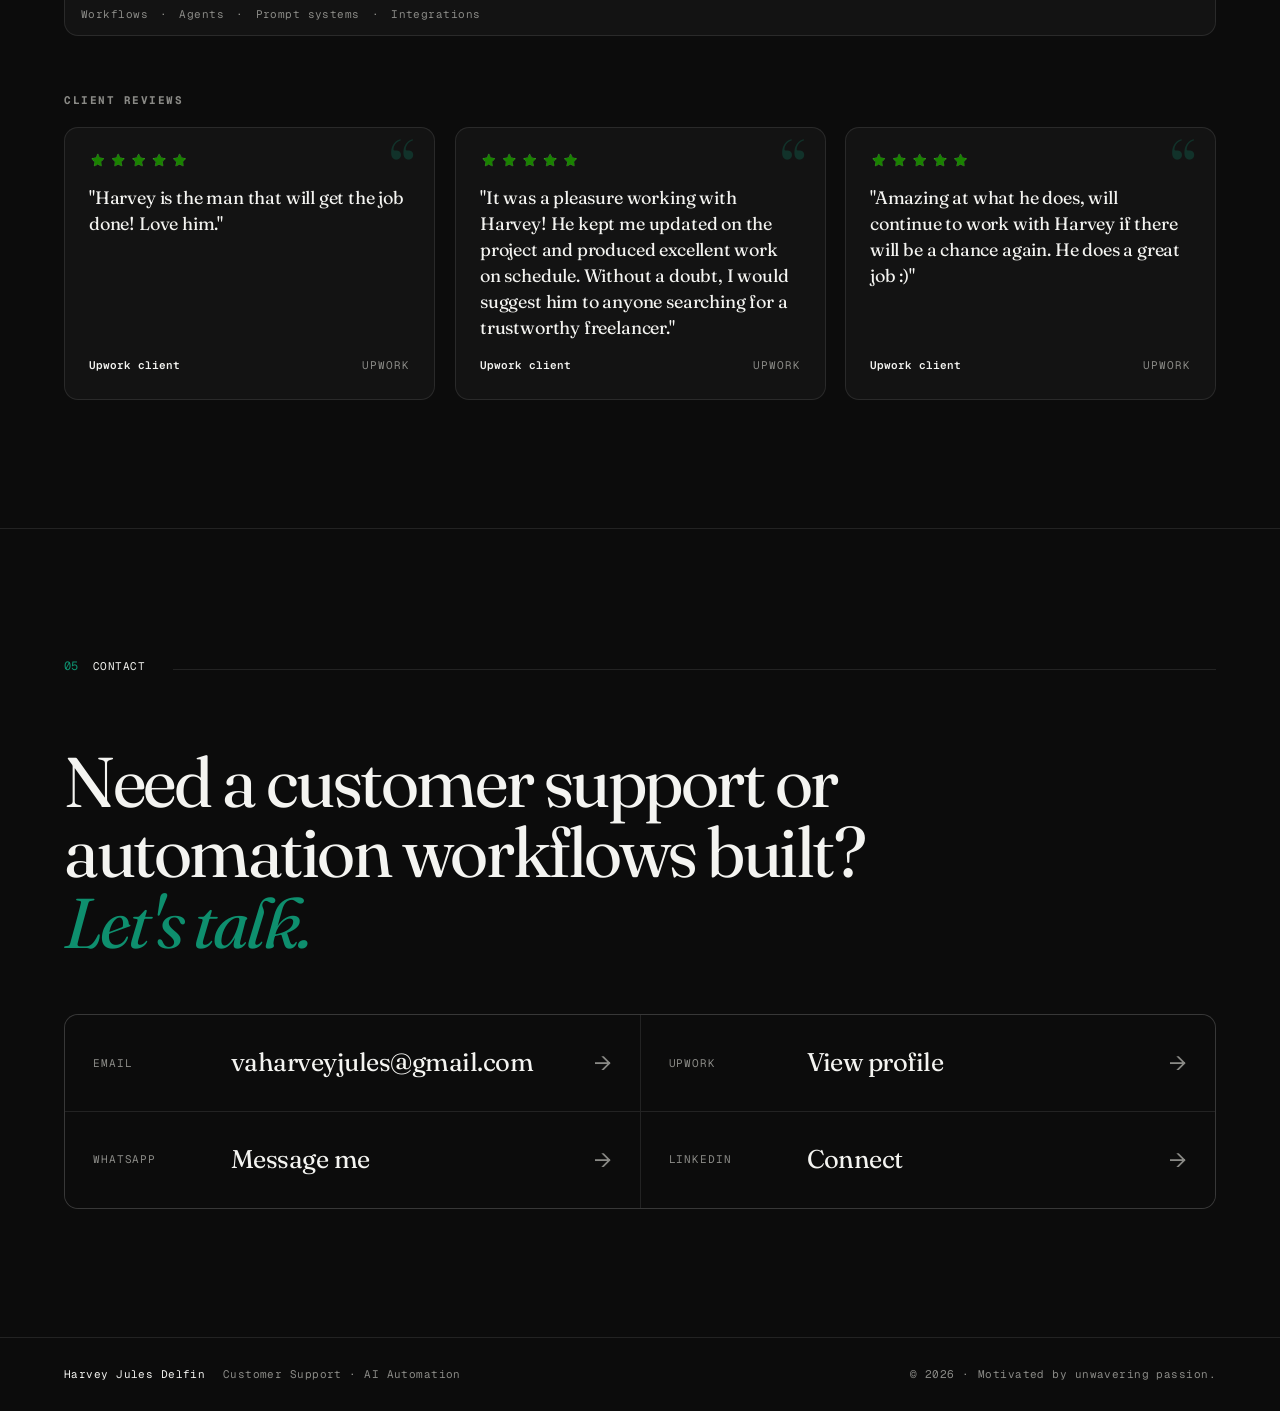
<file: portfolio.html>
<!doctype html>
<html lang="en" data-theme="dark">
<head>
  <meta charset="utf-8" />
  <meta name="viewport" content="width=device-width,initial-scale=1,viewport-fit=cover" />
  <meta name="theme-color" content="#111111" />
  <title>Harvey Jules Delfin — Customer Support & AI Automation Specialist</title>
  <meta name="description" content="Harvey Jules Delfin — Customer Support Specialist and AI Automations for eCommerce brands. Shopify, WooCommerce, n8n, Zapier, Make, GoHighLevel." />
  <meta name="author" content="Harvey Jules Delfin" />
  <meta property="og:title" content="Harvey Jules Delfin — Support & Automation" />
  <meta property="og:description" content="Customer Support Specialist. AI Automations. Built for Scale." />
  <meta property="og:type" content="website" />
  <meta name="twitter:card" content="summary" />
  <link rel="preconnect" href="https://fonts.googleapis.com" />
  <link rel="preconnect" href="https://fonts.gstatic.com" crossorigin />
  <!-- Geist + Fraunces as Satoshi/Cabinet Grotesk alternatives -->
  <link href="https://fonts.googleapis.com/css2?family=Geist:wght@300;400;500;600;700&family=Geist+Mono:wght@400;500&family=Fraunces:opsz,wght@9..144,300;9..144,400;9..144,500;9..144,600&display=swap" rel="stylesheet" />
  <link rel="stylesheet" href="style.css" />
</head>
<body>

  <!-- Loading intro -->
  <div class="intro" id="intro" aria-hidden="true">
    <div class="intro__inner">
      <span class="intro__tag">Portfolio /</span>
      <span class="intro__name" data-text="Harvey Jules Delfin">Harvey Jules Delfin</span>
      <span class="intro__line"></span>
    </div>
  </div>

  <!-- Grain overlay -->
  <div class="grain" aria-hidden="true"></div>

  <!-- Sticky nav -->
  <header class="nav" id="nav">
    <a href="#home" class="nav__brand" aria-label="Home">
      <span class="nav__brand-mark">HJ</span>
      <span class="nav__brand-name">Harvey Jules Delfin</span>
    </a>
    <nav class="nav__links" aria-label="Primary">
      <a href="#about" data-link>About</a>
      <a href="#experience" data-link>Experience</a>
      <a href="#stack" data-link>Support</a>
      <a href="#automations" data-link>Automation</a>
      <a href="#contact" data-link>Contact</a>
    </nav>
    <div class="nav__right">
      <button class="theme-toggle" id="themeToggle" aria-label="Toggle theme" type="button">
        <svg viewBox="0 0 24 24" width="16" height="16" fill="none" stroke="currentColor" stroke-width="1.6"><circle cx="12" cy="12" r="4"/><path d="M12 2v2M12 20v2M2 12h2M20 12h2M4.9 4.9l1.4 1.4M17.7 17.7l1.4 1.4M4.9 19.1l1.4-1.4M17.7 6.3l1.4-1.4"/></svg>
      </button>
      <button class="nav__menu" id="menuBtn" aria-label="Open menu" aria-expanded="false" type="button">
        <span></span><span></span>
      </button>
    </div>
  </header>

  <!-- Mobile panel -->
  <aside class="mobile-panel" id="mobilePanel" aria-hidden="true">
    <nav>
      <a href="#about" data-link>About</a>
      <a href="#experience" data-link>Experience</a>
      <a href="#stack" data-link>Support</a>
      <a href="#automations" data-link>Automation</a>
      <a href="#contact" data-link>Contact</a>
    </nav>
    <div class="mobile-panel__foot">
      <span>Open for Remote Roles</span>
      <span>PH · UTC+8</span>
    </div>
  </aside>

  <main>

    <!-- HERO -->
    <section class="hero" id="home">
      <div class="hero__left">
        <div class="badge reveal">
          <span class="badge__dot"></span>
          <span>Open for Remote Roles</span>
        </div>
        <h1 class="hero__title reveal">
          Customer Support.<br/>
          AI Automations.<br/>
          <em>Built for Scale.</em>
        </h1>
        <p class="hero__sub reveal">
          I help eCommerce brands improve customer satisfaction, streamline support operations, and build automation systems using modern AI tools.
        </p>
        <div class="hero__ctas reveal">
          <a href="#experience" class="btn btn--primary magnetic"><span>View Work</span><svg viewBox="0 0 24 24" width="14" height="14" fill="none" stroke="currentColor" stroke-width="1.8"><path d="M5 12h14M13 6l6 6-6 6"/></svg></a>
          <a href="#contact" class="btn btn--ghost magnetic"><span>Contact Me</span></a>
        </div>
        <dl class="hero__meta reveal">
          <div><dt>Based</dt><dd>Philippines · Remote</dd></div>
          <div><dt>Focus</dt><dd>Support · Automation</dd></div>
          <div><dt>Status</dt><dd><span class="pulse"></span>Available</dd></div>
        </dl>
      </div>

      <div class="hero__right">
        <div class="portrait">
          <div class="portrait__frame">
            <img src="main.png" alt="Portrait of Harvey Jules Delfin" loading="eager" />
          </div>
          <div class="portrait__caption">
            <span class="portrait__name">Harvey Jules Delfin</span>
            <span class="portrait__role">Operator · PH</span>
          </div>
        </div>
      </div>
    </section>

    <!-- Marquee -->
    <div class="marquee" aria-hidden="true">
      <div class="marquee__track">
        <span>Shopify</span><span>·</span><span>WooCommerce</span><span>·</span><span>n8n</span><span>·</span><span>Zapier</span><span>·</span><span>Make.com</span><span>·</span><span>GoHighLevel</span><span>·</span><span>Meta Business Suite</span><span>·</span><span>Slack</span><span>·</span><span>ClickUp</span><span>·</span><span>Stripe</span><span>·</span>
        <span>Shopify</span><span>·</span><span>WooCommerce</span><span>·</span><span>n8n</span><span>·</span><span>Zapier</span><span>·</span><span>Make.com</span><span>·</span><span>GoHighLevel</span><span>·</span><span>Meta Business Suite</span><span>·</span><span>Slack</span><span>·</span><span>ClickUp</span><span>·</span><span>Stripe</span><span>·</span>
      </div>
    </div>

    <!-- ABOUT -->
    <section class="section" id="about">
      <header class="section__head">
        <span class="section__num">01</span>
        <span class="section__label">About</span>
      </header>

      <div class="about">
        <div class="about__lead reveal">
          <h2><em>Automate</em> the work.<br/><em>Humanize</em> the experience.</h2>
        </div>
        <div class="about__body reveal">
          <p>I build smart AI systems that eliminate repetitive tasks and streamline operations so businesses can move faster and scale smarter.</p>
          <p>But when it comes to customer support, I keep it human. Because real growth happens through genuine connection, empathy, and trust — things no automation can replace.</p>
          <ul class="about__roles">
            <li>AI Automation Systems</li>
            <li>Customer Support Specialist</li>
            <li>eCommerce Operations</li>
            <li>Technincal Virtual Assistant</li>
          </ul>
        </div>
      </div>

      <div class="metrics reveal">
        <div class="metrics__item"><span class="metrics__num">6+</span><span class="metrics__lbl">Years experience</span></div>
        <div class="metrics__item"><span class="metrics__num">20+</span><span class="metrics__lbl">Platforms operated</span></div>
        <div class="metrics__item"><span class="metrics__num">150s</span><span class="metrics__lbl">5-star reviews influenced</span></div>
        <div class="metrics__item"><span class="metrics__num">∞</span><span class="metrics__lbl">Tickets handled</span></div>
      </div>
    </section>

    <!-- EXPERIENCE -->
    <section class="section" id="experience">
      <header class="section__head">
        <span class="section__num">02</span>
        <span class="section__label">Experience</span>
      </header>

      <ol class="timeline">
        <li class="timeline__item reveal">
          <div class="timeline__when">Dec 2024 — Present</div>
          <div class="timeline__body">
            <h3>Customer Support Specialist <span>· Katamu</span></h3>
            <ul>
              <li>Email support across Crisp and Klaviyo flows.</li>
              <li>Shopify order edits, reships, and refund workflows.</li>
              <li>Meta for Business moderation across Facebook & Instagram comments and DMs.</li>
              <li>SEO / GEO experiments to support brand visibility and growth.</li>
            </ul>
          </div>
        </li>
        <li class="timeline__item reveal">
          <div class="timeline__when">Dec 2024 — August 2025</div>
          <div class="timeline__body">
            <h3>Customer Support Representative <span>· STZY Footwear</span></h3>
            <ul>
              <li>Order issue resolution and customer recovery.</li>
              <li>Shopify and WooCommerce day-to-day operations.</li>
            </ul>
          </div>
        </li>
        <li class="timeline__item reveal">
          <div class="timeline__when">Dec 2024 — August 2025</div>
          <div class="timeline__body">
            <h3>Sales & Marketing Associate <span>· Jewelry Maxing</span></h3>
            <ul>
              <li>AI image, video and voice creation.</li>
              <li>Social support across Meta and TikTok.</li>
              <li>Short-form content production and CapCut editing.</li>
            </ul>
          </div>
        </li>
        <li class="timeline__item reveal">
          <div class="timeline__when">May 2024 — March 2025</div>
          <div class="timeline__body">
            <h3>Environmental Analyst <span>· National Irrigation Administration</span></h3>
            <ul>
              <li>Field reporting, data review, and stakeholder communication.</li>
              <li>Managing, analyzing, visualizing spatial data, and operates Geographical Information System (GIS).</li>
            </ul>
          </div>
        </li>
        <li class="timeline__item reveal">
          <div class="timeline__when">January 2022 — August 2024</div>
          <div class="timeline__body">
            <h3>Customer Service Representative <span>· ZenithHub</span></h3>
            <ul>
              <li>Meta Business Suite operations.</li>
              <li>Facebook Ads support and reporting.</li>
            </ul>
          </div>
        </li>
        <li class="timeline__item reveal">
          <div class="timeline__when">November 2019 — December 2021</div>
          <div class="timeline__body">
            <h3>Sales Administrator <span>· Energos Trades</span></h3>
            <ul>
              <li>Shopee and Lazada storefront support.</li>
              <li>WordPress maintenance and product operations.</li>
            </ul>
          </div>
        </li>
      </ol>
    </section>

    <!-- CUSTOMER SUPPORT WORK -->
    <section class="section" id="stack">
      <header class="section__head">
        <span class="section__num">03</span>
        <span class="section__label">Customer Support</span>
      </header>

      <div class="stack__intro reveal">
        <h2>Real reviews. Real people.</h2>
        <p>Verified Trustpilot reviews from customers I've personally supported.</p>
      </div>

      <div class="reviews" data-marquee>
        <div class="reviews__track">
          <!-- Review template — duplicate for marquee loop -->
          <article class="review">
            <img class="review__stars" src="stars-5.svg" alt="5 out of 5 stars" />
            <p class="review__body">"The product of the belt is top tier, and their customer service is on the same level! 10/10 would recommend buying again / telling friends about this company."</p>
            <footer class="review__foot"><span class="review__name">James</span><span class="review__src">Trustpilot</span></footer>
          </article>
          <article class="review">
            <img class="review__stars" src="stars-5.svg" alt="5 out of 5 stars" />
            <p class="review__body">"The customer service is amazing and specially Harvey. I ordered the wrong size by mistake and I realized after I placed the order. I used the system to contact them and the next day my mistake was corrected. This is a great brand and I highly recommend it. Thank you Harvey for your help."</p>
            <footer class="review__foot"><span class="review__name">Georgi</span><span class="review__src">Trustpilot</span></footer>
          </article>
          <article class="review">
            <img class="review__stars" src="stars-5.svg" alt="5 out of 5 stars" />
            <p class="review__body">"I had made a mistake on my shipping information that caused for my package to be sent back. Although obviously annoying, Harvey did a very good job at making this a speedy fix and ensuring everything was correct in order to assure I got my package."</p>
            <footer class="review__foot"><span class="review__name">Anthony</span><span class="review__src">Trustpilot</span></footer>
          </article>
          <article class="review">
            <img class="review__stars" src="stars-5.svg" alt="5 out of 5 stars" />
            <p class="review__body">"The customer service was absolutely excellent, truly going above and beyond. It made the whole process so simple and stress-free. And the product itself? Simply great, exceeding all my expectations. I'm incredibly happy with my purchase."</p>
            <footer class="review__foot"><span class="review__name">Lu</span><span class="review__src">Trustpilot</span></footer>
          </article>
          <article class="review">
            <img class="review__stars" src="stars-5.svg" alt="5 out of 5 stars" />
            <p class="review__body">"I'm very happy with both the product and the customer service. The exchange process was smooth and hassle-free. Customer service was responsive, helpful, and guided me through the entire process. Overall, a great experience."</p>
            <footer class="review__foot"><span class="review__name">Jorge</span><span class="review__src">Trustpilot</span></footer>
          </article>
          <article class="review">
            <img class="review__stars" src="stars-5.svg" alt="5 out of 5 stars" />
            <p class="review__body">"It's rare to come across customer service like this nowadays. Their customer service was professional, kind, and clearly cared about making sure I had a good experience. This company truly has great customer service, and people like them make a huge difference. I wouldn't hesitate to shop with them again and highly recommend them to anyone!"</p>
            <footer class="review__foot"><span class="review__name">Juan</span><span class="review__src">Trustpilot</span></footer>
          </article>
          <article class="review">
            <img class="review__stars" src="stars-5.svg" alt="5 out of 5 stars" />
            <p class="review__body">"Phenomenal customer service, very patient and understanding and quick responses! Absolutely recommend for anyone."</p>
            <footer class="review__foot"><span class="review__name">Tre</span><span class="review__src">Trustpilot</span></footer>
          </article>
          <article class="review">
            <img class="review__stars" src="stars-5.svg" alt="5 out of 5 stars" />
            <p class="review__body">"Amazing customer service and a genuine care for customers."</p>
            <footer class="review__foot"><span class="review__name">Austin</span><span class="review__src">Trustpilot</span></footer>
          </article>
        </div>
      </div>

      <h3 class="stack__group reveal">Tools I operate</h3>
      <div class="bento bento--support">
        <a class="tile tile--lg reveal" data-name="Crisp"><span class="tile__logo">Cr</span><span class="tile__name">Crisp</span><span class="tile__role">Live chat & inbox</span></a>
        <a class="tile reveal" data-name="Klaviyo"><span class="tile__logo">Kl</span><span class="tile__name">Klaviyo</span></a>
        <a class="tile reveal" data-name="Shopify"><span class="tile__logo">Sh</span><span class="tile__name">Shopify</span></a>
        <a class="tile reveal" data-name="WooCommerce"><span class="tile__logo">Wo</span><span class="tile__name">WooCommerce</span></a>
        <a class="tile reveal" data-name="Meta Business Suite"><span class="tile__logo">M</span><span class="tile__name">Meta Suite</span></a>
        <a class="tile reveal" data-name="ManyChat"><span class="tile__logo">MC</span><span class="tile__name">ManyChat</span></a>
        <a class="tile reveal" data-name="Facebook"><span class="tile__logo">f</span><span class="tile__name">Facebook</span></a>
        <a class="tile reveal" data-name="Instagram"><span class="tile__logo">Ig</span><span class="tile__name">Instagram</span></a>
        <a class="tile reveal" data-name="TikTok"><span class="tile__logo">Tt</span><span class="tile__name">TikTok</span></a>
        <a class="tile reveal" data-name="ShipStation"><span class="tile__logo">Ss</span><span class="tile__name">ShipStation</span></a>
        <a class="tile reveal" data-name="Packlink Pro"><span class="tile__logo">Pl</span><span class="tile__name">Packlink Pro</span></a>
        <a class="tile reveal" data-name="WhatsApp"><span class="tile__logo">Wa</span><span class="tile__name">WhatsApp</span></a>
        <a class="tile reveal" data-name="Notion"><span class="tile__logo">No</span><span class="tile__name">Notion</span></a>
        <a class="tile reveal" data-name="Stripe"><span class="tile__logo">St</span><span class="tile__name">Stripe</span></a>
        <a class="tile reveal" data-name="ClickUp"><span class="tile__logo">Cu</span><span class="tile__name">ClickUp</span></a>
      </div>
    </section>

    <!-- AI AUTOMATION WORK -->
    <section class="section" id="automations">
      <header class="section__head">
        <span class="section__num">04</span>
        <span class="section__label">AI Automation</span>
      </header>

      <div class="stack__intro reveal">
        <h2>Workflows I quietly build behind the scenes.</h2>
        <p>Selected automation systems. Screenshots and case studies attached below.</p>
      </div>

      <!-- Workflow screenshot placeholders — drop images into /public/workflows/ later -->
      <div class="workflows">
        <figure class="workflow reveal">
          <div class="workflow__shot" data-placeholder="Workflow screenshot 01">
            <!-- <img src="workflows/workflow-01.png" alt="Support ticket auto-routing workflow" /> -->
            <span class="workflow__hint">Screenshot placeholder · 01</span>
          </div>
          <figcaption>
            <h3>Support ticket auto-routing</h3>
            <p>Inbound emails classified by intent and urgency, then dispatched to the correct queue with pre-filled context.</p>
            <span class="workflow__tag">n8n · OpenAI · Crisp</span>
          </figcaption>
        </figure>

        <figure class="workflow reveal">
          <div class="workflow__shot" data-placeholder="Workflow screenshot 02">
            <span class="workflow__hint">Screenshot placeholder · 02</span>
          </div>
          <figcaption>
            <h3>AI FAQ agent</h3>
            <p>Knowledge agent trained on policies and product data, deflecting tier-1 tickets before they reach humans.</p>
            <span class="workflow__tag">Claude · Vector store</span>
          </figcaption>
        </figure>

        <figure class="workflow reveal">
          <div class="workflow__shot" data-placeholder="Workflow screenshot 03">
            <span class="workflow__hint">Screenshot placeholder · 03</span>
          </div>
          <figcaption>
            <h3>eCommerce follow-ups</h3>
            <p>Post-purchase flows that recover abandoned carts, ask for reviews, and trigger reships on delivery anomalies.</p>
            <span class="workflow__tag">Shopify · Klaviyo · Make</span>
          </figcaption>
        </figure>

        <figure class="workflow reveal">
          <div class="workflow__shot" data-placeholder="Workflow screenshot 04">
            <span class="workflow__hint">Screenshot placeholder · 04</span>
          </div>
          <figcaption>
            <h3>CRM automation</h3>
            <p>Lead scoring, lifecycle tagging, and silent enrichment so your sales team only sees the contacts worth a reply.</p>
            <span class="workflow__tag">GoHighLevel · Zapier</span>
          </figcaption>
        </figure>
      </div>

      <h3 class="stack__group reveal">Automation stack</h3>
      <div class="dashboard">
        <div class="dashboard__head">
          <div class="dashboard__dots"><span></span><span></span><span></span></div>
          <span class="dashboard__title">/operator/automation.os</span>
          <span class="dashboard__status"><span class="pulse"></span>online</span>
        </div>
        <div class="bento bento--auto">
          <a class="tile tile--accent tile--lg reveal" data-name="n8n"><span class="tile__logo">n8</span><span class="tile__name">n8n</span><span class="tile__role">Workflow engine</span></a>
          <a class="tile reveal" data-name="Zapier"><span class="tile__logo">Zp</span><span class="tile__name">Zapier</span></a>
          <a class="tile reveal" data-name="Make.com"><span class="tile__logo">Mk</span><span class="tile__name">Make</span></a>
          <a class="tile reveal" data-name="GoHighLevel"><span class="tile__logo">GHL</span><span class="tile__name">GoHighLevel</span></a>
          <a class="tile reveal" data-name="Claude"><span class="tile__logo">Cl</span><span class="tile__name">Claude</span></a>
          <a class="tile reveal" data-name="ChatGPT"><span class="tile__logo">GPT</span><span class="tile__name">ChatGPT</span></a>
          <a class="tile reveal" data-name="Lovable"><span class="tile__logo">Lo</span><span class="tile__name">Lovable</span></a>
          <a class="tile reveal" data-name="Gemini"><span class="tile__logo">Ge</span><span class="tile__name">Gemini</span></a>
          <a class="tile reveal" data-name="Grok"><span class="tile__logo">Gk</span><span class="tile__name">Grok</span></a>
          <a class="tile reveal" data-name="Google AI Studio"><span class="tile__logo">AI</span><span class="tile__name">AI Studio</span></a>
          <a class="tile reveal" data-name="Midjourney"><span class="tile__logo">Mj</span><span class="tile__name">Midjourney</span></a>
        </div>
        <div class="dashboard__foot">
          <span>Workflows</span><span>·</span><span>Agents</span><span>·</span><span>Prompt systems</span><span>·</span><span>Integrations</span>
        </div>
      </div>

      <!-- CLIENT REVIEWS — Upwork -->
      <h3 class="stack__group reveal">Client reviews</h3>
      <div class="client-reviews">
        <article class="creview reveal">
          <img class="review__stars" src="stars-upwork.png" alt="5 out of 5 stars" />
          <p class="creview__body">"Harvey is the man that will get the job done! Love him."</p>
          <footer class="review__foot"><span class="review__name">Upwork client</span><span class="review__src">Upwork</span></footer>
        </article>
        <article class="creview reveal">
          <img class="review__stars" src="stars-upwork.png" alt="5 out of 5 stars" />
          <p class="creview__body">"It was a pleasure working with Harvey! He kept me updated on the project and produced excellent work on schedule. Without a doubt, I would suggest him to anyone searching for a trustworthy freelancer."</p>
          <footer class="review__foot"><span class="review__name">Upwork client</span><span class="review__src">Upwork</span></footer>
        </article>
        <article class="creview reveal">
          <img class="review__stars" src="stars-upwork.png" alt="5 out of 5 stars" />
          <p class="creview__body">"Amazing at what he does, will continue to work with Harvey if there will be a chance again. He does a great job :)"</p>
          <footer class="review__foot"><span class="review__name">Upwork client</span><span class="review__src">Upwork</span></footer>
        </article>
      </div>
    </section>

    <!-- CONTACT -->
    <section class="section section--contact" id="contact">
      <header class="section__head">
        <span class="section__num">05</span>
        <span class="section__label">Contact</span>
      </header>

      <div class="contact reveal">
        <h2 class="contact__title">
          Need a customer support or<br/>
          automation workflows built? <br><em>Let's talk.</em>
        </h2>
        <div class="contact__grid">
          <a class="contact__card magnetic" href="mailto:vaharveyjules@gmail.com">
            <span class="contact__lbl">Email</span>
            <span class="contact__val">vaharveyjules@gmail.com</span>
            <span class="contact__arrow">→</span>
          </a>
          <a class="contact__card magnetic" href="https://www.upwork.com/freelancers/~01aeee0beda957bb62" target="_blank" rel="noopener">
            <span class="contact__lbl">Upwork</span>
            <span class="contact__val">View profile</span>
            <span class="contact__arrow">→</span>
          </a>
          <a class="contact__card magnetic" href="https://wa.me/" target="_blank" rel="noopener">
            <span class="contact__lbl">WhatsApp</span>
            <span class="contact__val">Message me</span>
            <span class="contact__arrow">→</span>
          </a>
          <a class="contact__card magnetic" href="https://www.linkedin.com/" target="_blank" rel="noopener">
            <span class="contact__lbl">LinkedIn</span>
            <span class="contact__val">Connect</span>
            <span class="contact__arrow">→</span>
          </a>
        </div>
      </div>
    </section>

    <footer class="footer">
      <div>
        <span class="footer__name">Harvey Jules Delfin</span>
        <span class="footer__role">Customer Support · AI Automation</span>
      </div>
      <div class="footer__meta">
        <span>© <span id="year"></span></span>
        <span>·</span>
        <span>Motivated by unwavering passion.</span>
      </div>
    </footer>

  </main>

  <script src="script.js" defer></script>
</body>
</html>
</file>
<file: style.css>
/* ============================================================
   Harvey Jules D. Delfin — Portfolio
   Editorial-tech minimalist. Black/white + single accent.
   ============================================================ */

:root {
  /* Palette */
  --bg: #F7F7F5;          /* warm white */
  --fg: #111111;          /* off-black */
  --fg-soft: #2a2a2a;
  --muted: #6b6b6b;
  --line: rgba(17,17,17,0.12);
  --line-strong: rgba(17,17,17,0.22);
  --surface: #ffffff;
  --surface-2: #f1f0ec;
  --accent: #0E8F6E;       /* muted emerald — single accent */
  --accent-ink: #ffffff;

  /* Type */
  --font-sans: "Geist", ui-sans-serif, system-ui, -apple-system, "Segoe UI", sans-serif;
  --font-display: "Fraunces", "Geist", Georgia, serif;
  --font-mono: "Geist Mono", ui-monospace, "SF Mono", Menlo, monospace;

  /* Geometry */
  --radius: 14px;
  --radius-sm: 10px;
  --pad-x: clamp(20px, 5vw, 80px);
  --max: 1320px;

  /* Motion */
  --ease: cubic-bezier(.2,.7,.2,1);
}

[data-theme="dark"] {
  --bg: #0c0c0c;
  --fg: #f4f4f1;
  --fg-soft: #d8d8d4;
  --muted: #8a8a86;
  --line: rgba(244,244,241,0.10);
  --line-strong: rgba(244,244,241,0.22);
  --surface: #131313;
  --surface-2: #181817;
  --accent: #0E8F6E;
  --accent-ink: #ffffff;
}

* { box-sizing: border-box; }
html, body { margin: 0; padding: 0; }
html { scroll-behavior: smooth; }
body {
  font-family: var(--font-sans);
  background: var(--bg);
  color: var(--fg);
  -webkit-font-smoothing: antialiased;
  text-rendering: optimizeLegibility;
  font-size: 16px;
  line-height: 1.55;
  transition: background .5s var(--ease), color .5s var(--ease);
  overflow-x: hidden;
}
a { color: inherit; text-decoration: none; }
img, svg { display: block; max-width: 100%; }
em { font-family: var(--font-display); font-style: italic; font-weight: 400; }

/* ===== Grain ===== */
.grain {
  pointer-events: none;
  position: fixed; inset: 0;
  z-index: 1;
  opacity: .06;
  mix-blend-mode: overlay;
  background-image: url("data:image/svg+xml;utf8,<svg xmlns='http://www.w3.org/2000/svg' width='160' height='160'><filter id='n'><feTurbulence type='fractalNoise' baseFrequency='0.9' numOctaves='2' stitchTiles='stitch'/><feColorMatrix values='0 0 0 0 0  0 0 0 0 0  0 0 0 0 0  0 0 0 1 0'/></filter><rect width='100%' height='100%' filter='url(%23n)'/></svg>");
}
[data-theme="dark"] .grain { opacity: .09; mix-blend-mode: screen; }

/* ===== Intro ===== */
.intro {
  position: fixed; inset: 0;
  background: var(--bg);
  z-index: 100;
  display: grid; place-items: center;
  transition: opacity .8s var(--ease), visibility .8s;
}
.intro.is-done { opacity: 0; visibility: hidden; }
.intro__inner { display: flex; align-items: baseline; gap: 14px; padding: 0 24px; }
.intro__tag { font-family: var(--font-mono); font-size: 12px; color: var(--muted); letter-spacing: .04em; }
.intro__name {
  font-family: var(--font-display);
  font-size: clamp(28px, 5vw, 56px);
  font-weight: 500;
  letter-spacing: -.02em;
  position: relative;
  overflow: hidden;
  white-space: nowrap;
}
.intro__name::after {
  content: ""; position: absolute; inset: 0;
  background: var(--bg);
  transform: translateX(0);
  animation: introWipe 1.2s .2s var(--ease) forwards;
}
.intro__line {
  width: 0; height: 1px; background: var(--fg);
  animation: introLine 1s 1.1s var(--ease) forwards;
}
@keyframes introWipe { to { transform: translateX(101%); } }
@keyframes introLine { to { width: 80px; } }

/* ===== Nav ===== */
.nav {
  position: fixed; top: 0; left: 0; right: 0;
  z-index: 50;
  display: flex; align-items: center; justify-content: space-between;
  padding: 18px var(--pad-x);
  border-bottom: 1px solid transparent;
  background: color-mix(in oklab, var(--bg) 70%, transparent);
  backdrop-filter: blur(14px);
  -webkit-backdrop-filter: blur(14px);
  transition: border-color .3s var(--ease), padding .3s var(--ease), background .3s;
}
.nav.is-scrolled { border-color: var(--line); padding-top: 12px; padding-bottom: 12px; }

.nav__brand { display: flex; align-items: center; gap: 12px; font-family: var(--font-mono); font-size: 12px; }
.nav__brand-mark {
  width: 28px; height: 28px; border: 1px solid var(--fg); border-radius: 6px;
  display: grid; place-items: center; font-weight: 600; letter-spacing: -.02em;
}
.nav__brand-name { color: var(--fg); letter-spacing: -.01em; }

.nav__links { display: flex; gap: 28px; }
.nav__links a {
  font-size: 13px; color: var(--muted); position: relative;
  transition: color .25s var(--ease);
  font-family: var(--font-mono); letter-spacing: .02em;
}
.nav__links a::before {
  content: ""; position: absolute; left: -10px; top: 50%;
  width: 4px; height: 4px; border-radius: 50%;
  background: var(--accent); transform: translateY(-50%) scale(0);
  transition: transform .25s var(--ease);
}
.nav__links a:hover { color: var(--fg); }
.nav__links a.is-active { color: var(--fg); }
.nav__links a.is-active::before { transform: translateY(-50%) scale(1); }

.nav__right { display: flex; align-items: center; gap: 10px; }
.theme-toggle {
  width: 34px; height: 34px; border-radius: 50%;
  border: 1px solid var(--line-strong); background: transparent;
  color: var(--fg); display: grid; place-items: center; cursor: pointer;
  transition: transform .3s var(--ease), border-color .3s, background .3s;
}
.theme-toggle:hover { transform: rotate(20deg); border-color: var(--fg); }

.nav__menu {
  display: none;
  width: 38px; height: 38px; border-radius: 8px;
  border: 1px solid var(--line-strong); background: transparent;
  cursor: pointer; padding: 0;
  flex-direction: column; align-items: center; justify-content: center; gap: 5px;
}
.nav__menu span { width: 16px; height: 1.5px; background: var(--fg); transition: transform .3s var(--ease), opacity .3s; }
.nav__menu[aria-expanded="true"] span:nth-child(1) { transform: translateY(3px) rotate(45deg); }
.nav__menu[aria-expanded="true"] span:nth-child(2) { transform: translateY(-3px) rotate(-45deg); }

/* Mobile panel */
.mobile-panel {
  position: fixed; inset: 0 0 0 auto; width: min(86vw, 380px);
  background: var(--surface); border-left: 1px solid var(--line);
  z-index: 49; transform: translateX(100%);
  transition: transform .5s var(--ease);
  display: flex; flex-direction: column; justify-content: space-between;
  padding: 88px 28px 28px;
}
.mobile-panel.is-open { transform: translateX(0); }
.mobile-panel nav { display: flex; flex-direction: column; gap: 18px; }
.mobile-panel nav a {
  font-family: var(--font-display); font-size: 32px; letter-spacing: -.02em;
}
.mobile-panel__foot {
  display: flex; justify-content: space-between;
  font-family: var(--font-mono); font-size: 11px; color: var(--muted);
  border-top: 1px solid var(--line); padding-top: 18px;
}

/* ===== Layout ===== */
main { position: relative; z-index: 2; }
.section {
  padding: clamp(80px, 10vw, 140px) var(--pad-x);
  max-width: var(--max); margin: 0 auto;
  border-top: 1px solid var(--line);
}
.section__head {
  display: flex; align-items: baseline; gap: 14px;
  margin-bottom: clamp(40px, 6vw, 72px);
  font-family: var(--font-mono); font-size: 12px;
  color: var(--muted); letter-spacing: .04em;
}
.section__num { color: var(--accent); }
.section__label { color: var(--fg); text-transform: uppercase; font-size: 11px; }
.section__head::after {
  content: ""; flex: 1; height: 1px; background: var(--line); margin-left: 14px;
}

/* ===== Hero ===== */
.hero {
  min-height: 100vh;
  display: grid;
  grid-template-columns: 1.15fr 1fr;
  align-items: center;
  padding: 140px var(--pad-x) 80px;
  max-width: var(--max);
  margin: 0 auto;
  gap: clamp(24px, 4vw, 60px);
  position: relative;
}
.hero::after {
  content: ""; position: absolute; left: var(--pad-x); right: var(--pad-x); bottom: 0;
  height: 1px; background: var(--line);
}

.badge {
  display: inline-flex; align-items: center; gap: 10px;
  padding: 8px 14px; border: 1px solid var(--line-strong);
  border-radius: 999px;
  font-family: var(--font-mono); font-size: 11px;
  letter-spacing: .06em; text-transform: uppercase;
  margin-bottom: 28px;
}
.badge__dot {
  width: 8px; height: 8px; border-radius: 50%; background: var(--accent);
  box-shadow: 0 0 0 0 color-mix(in oklab, var(--accent) 60%, transparent);
  animation: ping 2.4s var(--ease) infinite;
}
@keyframes ping {
  0%   { box-shadow: 0 0 0 0 color-mix(in oklab, var(--accent) 60%, transparent); }
  70%  { box-shadow: 0 0 0 10px color-mix(in oklab, var(--accent) 0%, transparent); }
  100% { box-shadow: 0 0 0 0 color-mix(in oklab, var(--accent) 0%, transparent); }
}

.hero__title {
  font-family: var(--font-display);
  font-weight: 400;
  font-size: clamp(40px, 6.4vw, 92px);
  line-height: .98;
  letter-spacing: -.035em;
  margin: 0 0 24px;
}
.hero__title em { color: var(--accent); }

.hero__sub {
  font-size: clamp(15px, 1.2vw, 18px);
  color: var(--muted);
  max-width: 52ch;
  margin: 0 0 40px;
}

.hero__ctas { display: flex; gap: 14px; flex-wrap: wrap; margin-bottom: 56px; }
.btn {
  display: inline-flex; align-items: center; gap: 10px;
  padding: 14px 22px; border-radius: 999px;
  font-size: 13px; letter-spacing: .01em;
  border: 1px solid var(--fg);
  transition: transform .3s var(--ease), background .3s, color .3s;
  will-change: transform;
}
.btn--primary { background: var(--fg); color: var(--bg); }
.btn--primary:hover { background: var(--accent); border-color: var(--accent); color: var(--accent-ink); }
.btn--ghost { background: transparent; color: var(--fg); border-color: var(--line-strong); }
.btn--ghost:hover { border-color: var(--fg); }

.hero__meta {
  display: flex; gap: clamp(18px, 4vw, 48px);
  margin: 0;
  border-top: 1px solid var(--line);
  padding-top: 22px;
}
.hero__meta div { display: flex; flex-direction: column; gap: 4px; }
.hero__meta dt { font-family: var(--font-mono); font-size: 10px; color: var(--muted); letter-spacing: .08em; text-transform: uppercase; }
.hero__meta dd { margin: 0; font-size: 14px; }
.pulse {
  display: inline-block; width: 6px; height: 6px; border-radius: 50%;
  background: var(--accent); margin-right: 6px;
  animation: pulse 1.6s var(--ease) infinite;
}
@keyframes pulse { 50% { opacity: .35; transform: scale(.85); } }

/* Hero ecosystem */
.hero__right {
  position: relative;
  height: clamp(380px, 60vh, 620px);
}
.ecosystem {
  position: absolute; inset: 0;
  display: grid; place-items: center;
}
.ecosystem__core {
  width: 96px; height: 96px; border-radius: 50%;
  background: var(--fg); color: var(--bg);
  display: flex; flex-direction: column; align-items: center; justify-content: center;
  font-family: var(--font-display); font-size: 28px; letter-spacing: -.03em;
  z-index: 3;
  box-shadow: 0 30px 80px -30px color-mix(in oklab, var(--fg) 50%, transparent);
}
.ecosystem__core small { font-family: var(--font-mono); font-size: 9px; letter-spacing: .12em; opacity: .6; margin-top: 4px; text-transform: uppercase; }

.ecosystem__orbit {
  position: absolute; list-style: none; margin: 0; padding: 0;
  border: 1px dashed var(--line-strong); border-radius: 50%;
  display: grid; place-items: center;
  animation: orbit 40s linear infinite;
}
.ecosystem__orbit li {
  position: absolute;
  width: 56px; height: 56px; border-radius: 50%;
  background: var(--surface); border: 1px solid var(--line-strong);
  display: grid; place-items: center;
  font-family: var(--font-mono); font-size: 13px; font-weight: 500;
  letter-spacing: -.02em;
  animation: orbitCounter 40s linear infinite;
  transition: transform .3s var(--ease), border-color .3s;
}
.ecosystem__orbit li::after {
  content: attr(data-tool);
  position: absolute; bottom: -22px; font-family: var(--font-mono);
  font-size: 10px; color: var(--muted); white-space: nowrap;
  opacity: 0; transition: opacity .25s;
}
.ecosystem__orbit li:hover { border-color: var(--accent); transform: scale(1.1); }
.ecosystem__orbit li:hover::after { opacity: 1; }

.ecosystem__orbit--1 { width: 240px; height: 240px; }
.ecosystem__orbit--2 { width: 380px; height: 380px; animation-duration: 60s; animation-direction: reverse; }
.ecosystem__orbit--3 { width: 520px; height: 520px; animation-duration: 80s; }
.ecosystem__orbit--2 li { animation-duration: 60s; animation-direction: normal; }
.ecosystem__orbit--3 li { animation-duration: 80s; animation-direction: reverse; }

/* place orbit children evenly */
.ecosystem__orbit--1 li:nth-child(1) { transform: rotate(0deg) translateX(120px) rotate(0deg); }
.ecosystem__orbit--1 li:nth-child(2) { transform: rotate(60deg) translateX(120px) rotate(-60deg); }
.ecosystem__orbit--1 li:nth-child(3) { transform: rotate(120deg) translateX(120px) rotate(-120deg); }
.ecosystem__orbit--1 li:nth-child(4) { transform: rotate(180deg) translateX(120px) rotate(-180deg); }
.ecosystem__orbit--1 li:nth-child(5) { transform: rotate(240deg) translateX(120px) rotate(-240deg); }
.ecosystem__orbit--1 li:nth-child(6) { transform: rotate(300deg) translateX(120px) rotate(-300deg); }

.ecosystem__orbit--2 li:nth-child(1) { transform: rotate(0deg) translateX(190px) rotate(0deg); }
.ecosystem__orbit--2 li:nth-child(2) { transform: rotate(72deg) translateX(190px) rotate(-72deg); }
.ecosystem__orbit--2 li:nth-child(3) { transform: rotate(144deg) translateX(190px) rotate(-144deg); }
.ecosystem__orbit--2 li:nth-child(4) { transform: rotate(216deg) translateX(190px) rotate(-216deg); }
.ecosystem__orbit--2 li:nth-child(5) { transform: rotate(288deg) translateX(190px) rotate(-288deg); }

.ecosystem__orbit--3 li:nth-child(1) { transform: rotate(0deg) translateX(260px) rotate(0deg); }
.ecosystem__orbit--3 li:nth-child(2) { transform: rotate(90deg) translateX(260px) rotate(-90deg); }
.ecosystem__orbit--3 li:nth-child(3) { transform: rotate(180deg) translateX(260px) rotate(-180deg); }
.ecosystem__orbit--3 li:nth-child(4) { transform: rotate(270deg) translateX(260px) rotate(-270deg); }

@keyframes orbit { to { transform: rotate(360deg); } }
@keyframes orbitCounter { to { transform: var(--counter, rotate(-360deg)); } }

/* ===== Marquee ===== */
.marquee {
  border-top: 1px solid var(--line); border-bottom: 1px solid var(--line);
  overflow: hidden; padding: 18px 0;
  background: var(--surface);
}
.marquee__track {
  display: flex; gap: 28px; white-space: nowrap;
  animation: marquee 50s linear infinite;
  font-family: var(--font-mono); font-size: 12px;
  color: var(--muted); letter-spacing: .08em; text-transform: uppercase;
}
@keyframes marquee {
  to { transform: translateX(-50%); }
}

/* ===== About ===== */
.about {
  display: grid;
  grid-template-columns: 1.1fr 1fr;
  gap: clamp(30px, 5vw, 80px);
  align-items: start;
}
.about__lead h2 {
  font-family: var(--font-display);
  font-weight: 400;
  font-size: clamp(28px, 3.4vw, 48px);
  line-height: 1.1; letter-spacing: -.025em;
  margin: 0;
}
.about__lead h2 em { color: var(--accent); }
.about__body p { color: var(--fg-soft); font-size: 16px; }
.about__body p + p { margin-top: 14px; }
.about__roles {
  list-style: none; padding: 0; margin: 26px 0 0;
  display: flex; flex-wrap: wrap; gap: 8px;
}
.about__roles li {
  font-family: var(--font-mono); font-size: 11px;
  border: 1px solid var(--line-strong); padding: 6px 12px;
  border-radius: 999px; color: var(--muted);
  letter-spacing: .04em;
}

.metrics {
  margin-top: clamp(56px, 8vw, 96px);
  display: grid;
  grid-template-columns: repeat(4, 1fr);
  border-top: 1px solid var(--line);
  border-bottom: 1px solid var(--line);
}
.metrics__item {
  padding: 28px 24px;
  border-right: 1px solid var(--line);
  display: flex; flex-direction: column; gap: 8px;
  transition: background .3s var(--ease);
}
.metrics__item:last-child { border-right: 0; }
.metrics__item:hover { background: var(--surface); }
.metrics__num { font-family: var(--font-display); font-size: clamp(38px, 4.5vw, 64px); letter-spacing: -.03em; line-height: 1; }
.metrics__lbl { font-family: var(--font-mono); font-size: 11px; color: var(--muted); letter-spacing: .06em; text-transform: uppercase; }

/* ===== Timeline ===== */
.timeline {
  list-style: none; padding: 0; margin: 0;
  position: relative;
  border-left: 1px solid var(--line);
  padding-left: clamp(24px, 4vw, 48px);
}
.timeline__item {
  display: grid; grid-template-columns: 200px 1fr;
  gap: clamp(20px, 4vw, 60px);
  padding: 32px 0; border-bottom: 1px solid var(--line);
  position: relative;
}
.timeline__item::before {
  content: ""; position: absolute;
  left: calc(-1 * clamp(24px, 4vw, 48px) - 4.5px);
  top: 42px; width: 9px; height: 9px;
  background: var(--bg); border: 1px solid var(--fg);
  border-radius: 50%;
  transition: background .3s var(--ease);
}
.timeline__item:hover::before { background: var(--accent); border-color: var(--accent); }
.timeline__when {
  font-family: var(--font-mono); font-size: 12px; color: var(--muted);
  letter-spacing: .04em; padding-top: 4px;
}
.timeline__body h3 {
  font-family: var(--font-display); font-weight: 500;
  font-size: clamp(20px, 2vw, 28px); margin: 0 0 12px;
  letter-spacing: -.02em; line-height: 1.2;
}
.timeline__body h3 span { color: var(--muted); font-family: var(--font-sans); font-weight: 400; font-style: normal; font-size: .8em; }
.timeline__body ul { margin: 0; padding: 0 0 0 18px; }
.timeline__body li { color: var(--fg-soft); font-size: 15px; margin-bottom: 4px; }

/* ===== Stack / Bento ===== */
.stack__intro { max-width: 720px; margin-bottom: 40px; }
.stack__intro h2 {
  font-family: var(--font-display); font-weight: 400;
  font-size: clamp(28px, 3.4vw, 48px); letter-spacing: -.025em;
  margin: 0 0 12px; line-height: 1.05;
}
.stack__intro p { color: var(--muted); margin: 0; }

.stack__group {
  margin: 56px 0 18px;
  font-family: var(--font-mono); font-size: 11px;
  letter-spacing: .14em; text-transform: uppercase; color: var(--muted);
}

.bento {
  display: grid;
  grid-template-columns: repeat(6, 1fr);
  gap: 1px;
  background: var(--line);
  border: 1px solid var(--line);
  border-radius: var(--radius);
  overflow: hidden;
}
.tile {
  background: var(--bg);
  padding: 22px 18px;
  display: flex; flex-direction: column; gap: 10px; justify-content: space-between;
  min-height: 120px;
  transition: background .3s var(--ease), transform .3s;
  cursor: pointer; position: relative;
}
.tile:hover { background: var(--surface); transform: translateY(-2px); }
.tile__logo {
  width: 36px; height: 36px; border-radius: 8px;
  border: 1px solid var(--line-strong);
  display: grid; place-items: center;
  font-family: var(--font-mono); font-weight: 500; font-size: 13px;
  background: var(--surface);
  letter-spacing: -.02em;
}
.tile__name { font-size: 14px; }
.tile__role { font-family: var(--font-mono); font-size: 10px; color: var(--muted); letter-spacing: .06em; text-transform: uppercase; }
.tile--lg { grid-column: span 2; grid-row: span 2; min-height: 240px; }
.tile--lg .tile__logo { width: 48px; height: 48px; font-size: 16px; }
.tile--lg .tile__name { font-family: var(--font-display); font-size: 22px; letter-spacing: -.02em; }
.tile--accent { background: var(--fg); color: var(--bg); }
.tile--accent .tile__logo { background: transparent; border-color: rgba(255,255,255,.25); color: var(--bg); }
.tile--accent .tile__role { color: color-mix(in oklab, var(--bg) 70%, transparent); }
.tile--accent:hover { background: var(--accent); }

/* Dashboard frame */
.dashboard {
  border: 1px solid var(--line); border-radius: var(--radius);
  background: var(--surface); overflow: hidden;
}
.dashboard__head {
  display: flex; align-items: center; gap: 14px;
  padding: 12px 16px; border-bottom: 1px solid var(--line);
  font-family: var(--font-mono); font-size: 11px; color: var(--muted);
}
.dashboard__dots { display: flex; gap: 6px; }
.dashboard__dots span { width: 10px; height: 10px; border-radius: 50%; background: var(--line-strong); }
.dashboard__title { letter-spacing: .04em; }
.dashboard__status { margin-left: auto; }
.dashboard .bento { border: 0; border-radius: 0; }
.dashboard__foot {
  padding: 12px 16px; border-top: 1px solid var(--line);
  display: flex; gap: 12px; flex-wrap: wrap;
  font-family: var(--font-mono); font-size: 11px; color: var(--muted); letter-spacing: .04em;
}

/* ===== Auto bento ===== */
.autobento {
  display: grid;
  grid-template-columns: repeat(6, 1fr);
  grid-auto-rows: minmax(180px, auto);
  gap: 16px;
}
.ab {
  background: var(--surface);
  border: 1px solid var(--line);
  border-radius: var(--radius);
  padding: 24px;
  display: flex; flex-direction: column; gap: 10px;
  position: relative; overflow: hidden;
  transition: transform .4s var(--ease), border-color .3s;
}
.ab:hover { transform: translateY(-3px); border-color: var(--line-strong); }
.ab__num {
  position: absolute; top: 16px; right: 18px;
  font-family: var(--font-mono); font-size: 10px; color: var(--muted); letter-spacing: .1em;
}
.ab h3 {
  font-family: var(--font-display); font-weight: 500;
  font-size: 22px; margin: 0; letter-spacing: -.02em; line-height: 1.15;
}
.ab p { margin: 0; color: var(--fg-soft); font-size: 14px; }
.ab__tag {
  margin-top: auto;
  font-family: var(--font-mono); font-size: 10px; color: var(--muted);
  letter-spacing: .08em; text-transform: uppercase;
  padding-top: 14px; border-top: 1px solid var(--line);
}
.ab--a { grid-column: span 3; grid-row: span 2; }
.ab--b { grid-column: span 3; }
.ab--c { grid-column: span 3; }
.ab--d { grid-column: span 2; }
.ab--e { grid-column: span 4; }

/* ===== Contact ===== */
.section--contact {
  padding-bottom: clamp(80px, 10vw, 140px);
}
.contact__title {
  font-family: var(--font-display); font-weight: 400;
  font-size: clamp(36px, 5.5vw, 88px);
  line-height: 1; letter-spacing: -.035em;
  margin: 0 0 56px;
}
.contact__title em { color: var(--accent); }
.contact__grid {
  display: grid; grid-template-columns: 1fr 1fr;
  gap: 1px; background: var(--line);
  border: 1px solid var(--line); border-radius: var(--radius); overflow: hidden;
}
.contact__card {
  background: var(--bg); padding: 28px;
  display: grid; grid-template-columns: 120px 1fr auto; align-items: center; gap: 18px;
  transition: background .3s var(--ease);
}
.contact__card:hover { background: var(--surface); }
.contact__lbl { font-family: var(--font-mono); font-size: 11px; color: var(--muted); letter-spacing: .08em; text-transform: uppercase; }
.contact__val { font-family: var(--font-display); font-size: clamp(20px, 2vw, 28px); letter-spacing: -.02em; }
.contact__arrow { font-size: 22px; color: var(--muted); transition: transform .3s var(--ease), color .3s; }
.contact__card:hover .contact__arrow { transform: translateX(6px); color: var(--accent); }

/* ===== Footer ===== */
.footer {
  display: flex; justify-content: space-between; align-items: center;
  padding: 28px var(--pad-x);
  border-top: 1px solid var(--line);
  font-family: var(--font-mono); font-size: 11px; color: var(--muted);
  letter-spacing: .04em;
  max-width: var(--max); margin: 0 auto;
  flex-wrap: wrap; gap: 12px;
}
.footer__name { color: var(--fg); margin-right: 10px; }
.footer__role { }
.footer__meta { display: flex; gap: 8px; }

/* ===== Reveal ===== */
.reveal {
  opacity: 0; transform: translateY(18px);
  transition: opacity .9s var(--ease), transform .9s var(--ease);
  will-change: transform, opacity;
}
.reveal.is-in { opacity: 1; transform: translateY(0); }

/* ===== Responsive ===== */
@media (max-width: 1080px) {
  .hero { grid-template-columns: 1fr; min-height: auto; padding-top: 120px; }
  .hero__right { height: 480px; }
  .about { grid-template-columns: 1fr; }
  .timeline__item { grid-template-columns: 1fr; gap: 8px; }
  .metrics { grid-template-columns: repeat(2, 1fr); }
  .metrics__item:nth-child(2) { border-right: 0; }
  .metrics__item:nth-child(-n+2) { border-bottom: 1px solid var(--line); }
  .bento { grid-template-columns: repeat(4, 1fr); }
  .tile--lg { grid-column: span 2; grid-row: span 2; }
  .autobento { grid-template-columns: repeat(2, 1fr); grid-auto-rows: auto; }
  .ab--a, .ab--b, .ab--c, .ab--d, .ab--e { grid-column: span 2; grid-row: auto; }
  .contact__grid { grid-template-columns: 1fr; }
}
@media (max-width: 720px) {
  .nav__links { display: none; }
  .nav__menu { display: flex; }
  .nav__brand-name { display: none; }
  .hero__right { height: 380px; transform: scale(.78); transform-origin: center; }
  .ecosystem__orbit--3 { display: none; }
  .bento { grid-template-columns: repeat(2, 1fr); }
  .tile--lg { grid-column: span 2; grid-row: span 1; min-height: 140px; }
  .contact__card { grid-template-columns: 1fr auto; }
  .contact__lbl { grid-column: 1 / -1; }
  .footer { flex-direction: column; align-items: flex-start; }
}

/* Reduced motion */
@media (prefers-reduced-motion: reduce) {
  *, *::before, *::after {
    animation-duration: .01ms !important;
    animation-iteration-count: 1 !important;
    transition-duration: .01ms !important;
  }
  .reveal { opacity: 1; transform: none; }
}

/* ===== Hero Portrait (replaces ecosystem) ===== */
.portrait {
  position: relative;
  height: 100%;
  display: grid;
  place-items: center;
  padding: 24px;
}
.portrait__frame {
  position: relative;
  width: min(100%, 460px);
  aspect-ratio: 4 / 5;
  border: 1px solid var(--line-strong);
  border-radius: 6px;
  background:
    linear-gradient(180deg, color-mix(in oklab, var(--accent) 8%, transparent), transparent 40%),
    var(--surface);
  overflow: hidden;
  box-shadow: 0 50px 120px -50px color-mix(in oklab, var(--fg) 55%, transparent);
}
.portrait__frame::before {
  content: "";
  position: absolute; inset: 0;
  background-image:
    linear-gradient(var(--line) 1px, transparent 1px),
    linear-gradient(90deg, var(--line) 1px, transparent 1px);
  background-size: 32px 32px;
  opacity: .35;
  pointer-events: none;
}
.portrait__frame::after {
  content: "";
  position: absolute; left: 14px; top: 14px;
  width: 10px; height: 10px; border-top: 1px solid var(--accent); border-left: 1px solid var(--accent);
  box-shadow:
    calc(100% - 10px + 14px) 0 0 -1px transparent;
}
.portrait__frame img {
  position: absolute;
  inset: 0;
  width: 100%; height: 100%;
  object-fit: cover;
  object-position: center top;
  filter: contrast(1.02) saturate(.95);
  mix-blend-mode: normal;
}
[data-theme="dark"] .portrait__frame img { filter: contrast(1.05) saturate(.9) brightness(.95); }
.portrait__caption {
  position: absolute;
  bottom: 8px; left: 24px;
  display: flex; flex-direction: column; gap: 2px;
  font-family: var(--font-mono);
  font-size: 11px;
  background: var(--bg); padding: 8px 12px;
  border: 1px solid var(--line);
  border-radius: 4px;
}
.portrait__name { font-weight: 600; letter-spacing: -.01em; }
.portrait__role { color: var(--muted); font-size: 10px; letter-spacing: .08em; text-transform: uppercase; }

/* ===== Reviews marquee (Trustpilot) ===== */
.reviews {
  margin-top: 32px;
  overflow: hidden;
  position: relative;
  border-top: 1px solid var(--line);
  border-bottom: 1px solid var(--line);
  padding: 28px 0;
  mask-image: linear-gradient(90deg, transparent, #000 8%, #000 92%, transparent);
  -webkit-mask-image: linear-gradient(90deg, transparent, #000 8%, #000 92%, transparent);
}
.reviews__track {
  display: flex;
  gap: 20px;
  width: max-content;
  animation: reviewScroll 90s linear infinite;
}
.reviews:hover .reviews__track { animation-play-state: paused; }
.review {
  flex: 0 0 360px;
  background: var(--surface);
  border: 1px solid var(--line);
  border-radius: 12px;
  padding: 22px;
  display: flex; flex-direction: column; gap: 14px;
  min-height: 240px;
}
.review__stars { width: 100px; height: auto; display: block; }
.review__body {
  margin: 0;
  font-size: 14px;
  line-height: 1.55;
  color: var(--fg-soft);
  flex: 1;
}
.review__foot {
  display: flex; justify-content: space-between; align-items: center;
  font-family: var(--font-mono); font-size: 11px;
}
.review__name { font-weight: 600; }
.review__src { color: var(--muted); letter-spacing: .08em; text-transform: uppercase; }
@keyframes reviewScroll {
  to { transform: translateX(calc(-50% - 10px)); }
}

/* ===== Workflow screenshot placeholders ===== */
.workflows {
  display: grid;
  grid-template-columns: repeat(2, 1fr);
  gap: 24px;
  margin-top: 24px;
}
.workflow {
  margin: 0;
  border: 1px solid var(--line);
  border-radius: 14px;
  background: var(--surface);
  overflow: hidden;
  display: flex; flex-direction: column;
}
.workflow__shot {
  position: relative;
  aspect-ratio: 16 / 10;
  background:
    repeating-linear-gradient(45deg, var(--surface-2) 0 12px, var(--surface) 12px 24px);
  display: grid; place-items: center;
  border-bottom: 1px solid var(--line);
}
.workflow__shot img {
  position: absolute; inset: 0;
  width: 100%; height: 100%;
  object-fit: cover;
}
.workflow__hint {
  font-family: var(--font-mono);
  font-size: 11px;
  color: var(--muted);
  letter-spacing: .12em;
  text-transform: uppercase;
  padding: 8px 14px;
  border: 1px dashed var(--line-strong);
  border-radius: 999px;
  background: var(--bg);
}
.workflow figcaption {
  padding: 22px;
  display: flex; flex-direction: column; gap: 10px;
}
.workflow figcaption h3 {
  margin: 0;
  font-family: var(--font-display);
  font-size: 22px;
  letter-spacing: -.02em;
}
.workflow figcaption p {
  margin: 0;
  color: var(--muted);
  font-size: 14px;
  line-height: 1.55;
}
.workflow__tag {
  font-family: var(--font-mono);
  font-size: 11px;
  color: var(--accent);
  letter-spacing: .06em;
}

/* ===== Client reviews (Upwork) ===== */
.client-reviews {
  display: grid;
  grid-template-columns: repeat(3, 1fr);
  gap: 20px;
  margin-top: 16px;
}
.creview {
  background: var(--surface);
  border: 1px solid var(--line);
  border-radius: 14px;
  padding: 24px;
  display: flex; flex-direction: column; gap: 16px;
  position: relative;
}
.creview::before {
  content: "“";
  position: absolute; top: 4px; right: 18px;
  font-family: var(--font-display);
  font-size: 80px; line-height: 1;
  color: var(--accent);
  opacity: .25;
}
.creview__body {
  margin: 0;
  font-family: var(--font-display);
  font-size: 18px;
  line-height: 1.45;
  letter-spacing: -.01em;
  color: var(--fg);
  flex: 1;
}

/* ===== Responsive overrides ===== */
@media (max-width: 900px) {
  .workflows { grid-template-columns: 1fr; }
  .client-reviews { grid-template-columns: 1fr; }
  .review { flex-basis: 280px; min-height: 220px; }
  .portrait { padding: 12px; }
  .hero__right { height: auto !important; min-height: 420px; }
}
</file>
